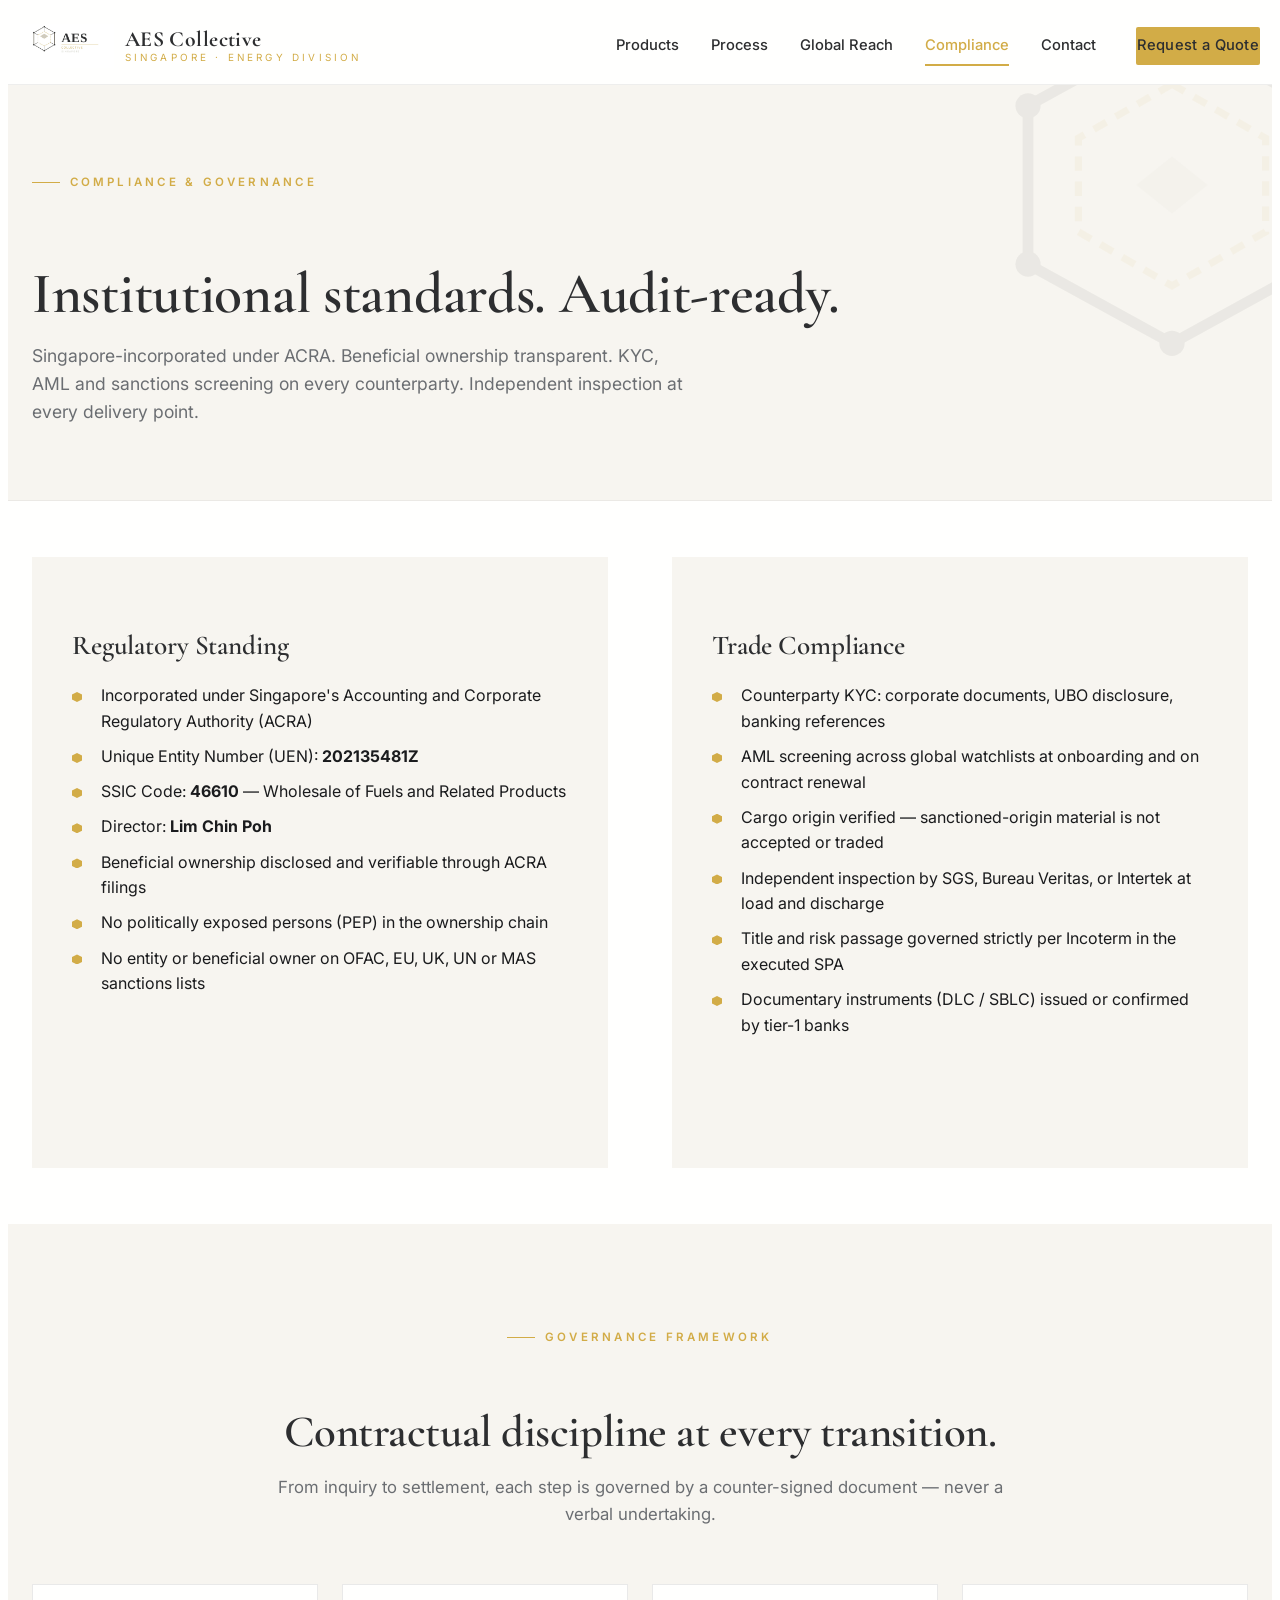
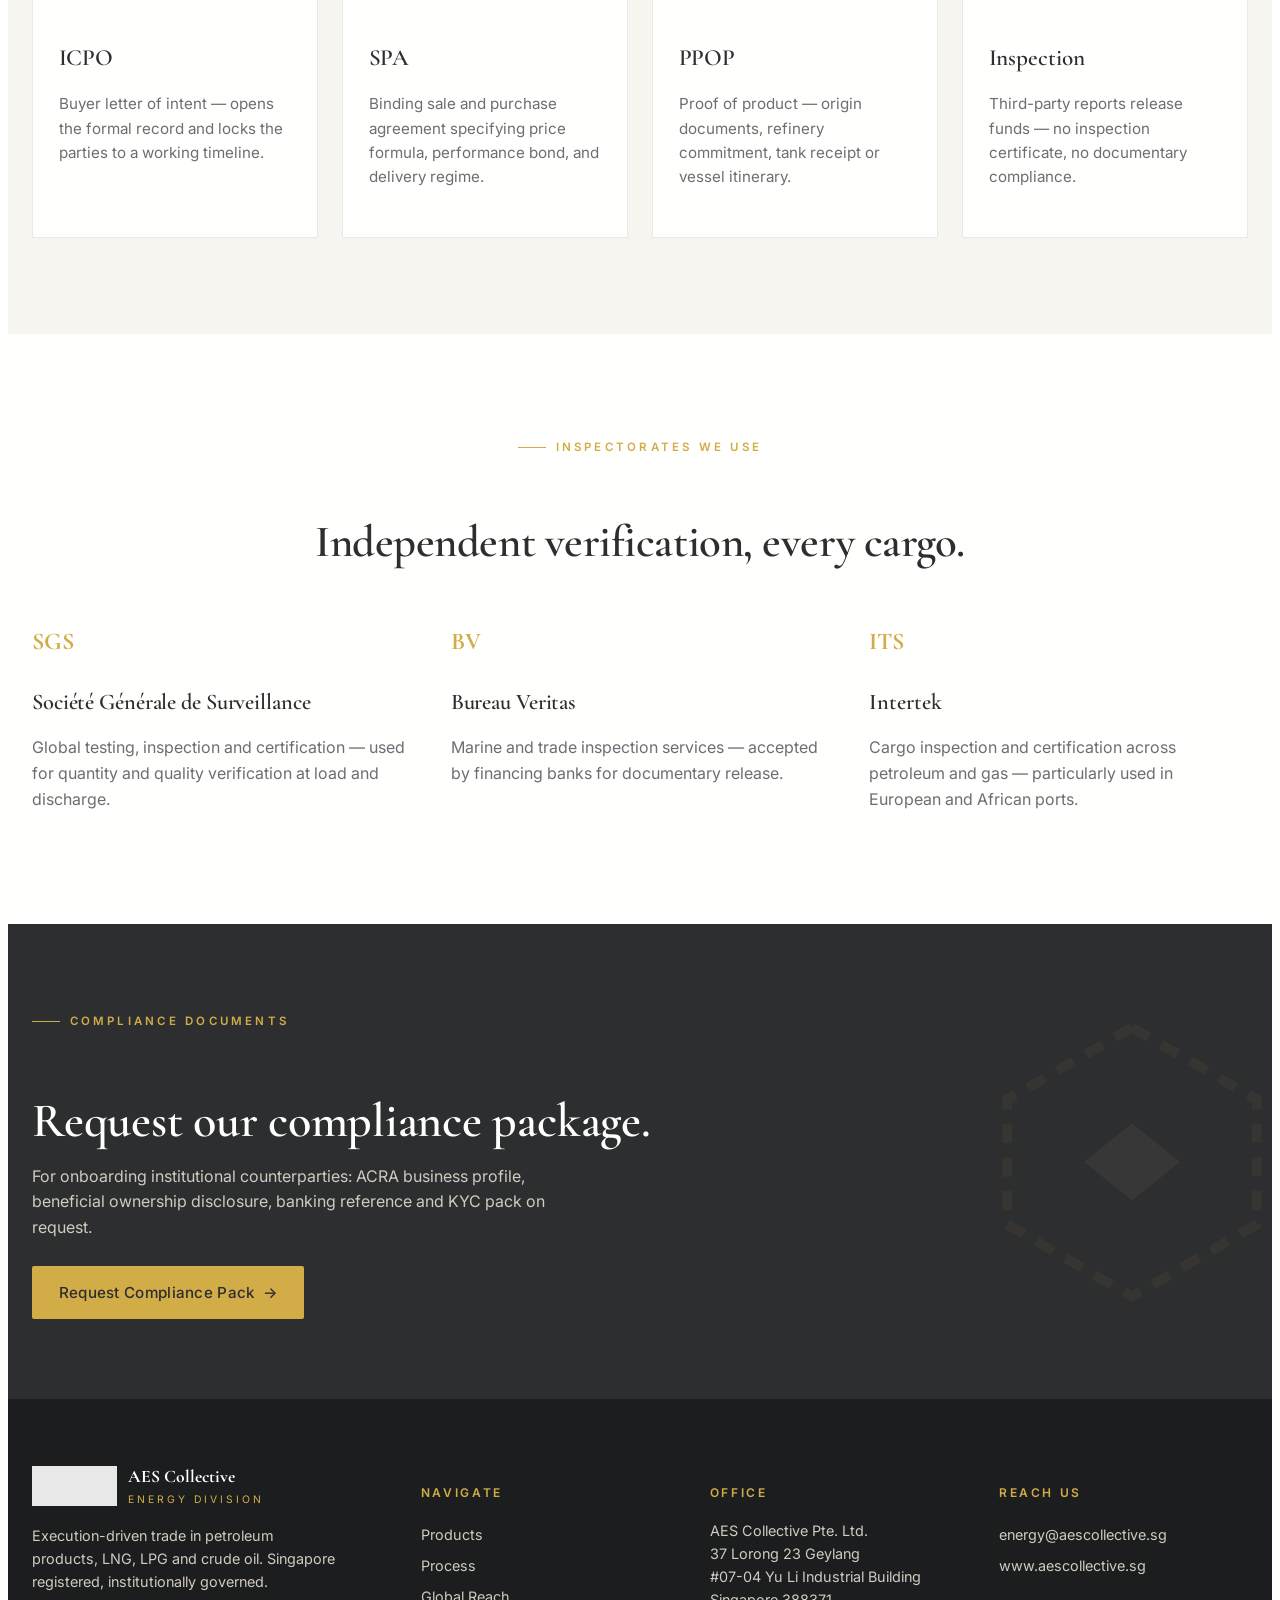
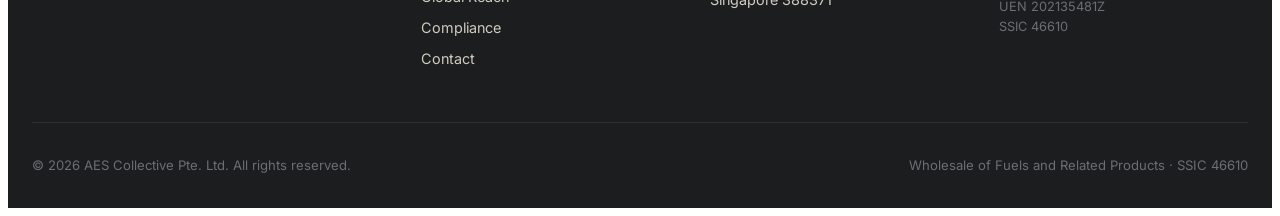
<file: compliance.html>
<!DOCTYPE html>
<html lang="en">
<head>
  <meta charset="UTF-8"/>
  <meta name="viewport" content="width=device-width, initial-scale=1.0"/>
  <title>Compliance &amp; Governance — ACRA · KYC/AML · SGS/BV | AES Collective</title>
  <meta name="description" content="AES Collective is ACRA-registered with full KYC/AML compliance, no PEP exposure, sanctions screening, and SGS/BV/Intertek inspection at every delivery point."/>
  <link rel="icon" type="image/svg+xml" href="assets/img/favicon.svg"/>
  <link rel="stylesheet" href="assets/css/site.css"/>
</head>
<body>

<!-- @partial:header -->
<header class="site-header">
  <div class="wrap nav-row">
    <a href="index.html" class="brand" aria-label="AES Collective — Home">
      <img src="assets/img/logo.png" alt="" class="brand-mark"/>
      <span class="brand-text">
        <span class="b1">AES Collective</span>
        <span class="b2">Singapore · Energy Division</span>
      </span>
    </a>
    <button class="nav-toggle" aria-expanded="false" aria-controls="primary-nav" aria-label="Toggle navigation"><span></span></button>
    <nav class="nav-links" id="primary-nav" aria-label="Primary">
      <a href="products.html" data-nav="products">Products</a>
      <a href="process.html" data-nav="process">Process</a>
      <a href="reach.html" data-nav="reach">Global Reach</a>
      <a href="compliance.html" class="active" data-nav="compliance">Compliance</a>
      <a href="contact.html" data-nav="contact">Contact</a>
      <a href="mailto:energy@aescollective.sg?subject=Inquiry%20%E2%80%94%20AES%20Collective" class="btn btn-primary nav-cta">Request a Quote</a>
    </nav>
  </div>
</header>
<!-- @endpartial -->

<main>
  <section class="sub-hero">
    <div class="wrap">
      <span class="eyebrow">Compliance &amp; Governance</span>
      <h1 class="font-serif">Institutional standards. Audit-ready.</h1>
      <p>Singapore-incorporated under ACRA. Beneficial ownership transparent. KYC, AML and sanctions screening on every counterparty. Independent inspection at every delivery point.</p>
    </div>
  </section>

  <section class="section">
    <div class="wrap">
      <div class="two-col">
        <div class="comp-block reveal">
          <h3 class="font-serif">Regulatory Standing</h3>
          <ul class="hex-list">
            <li>Incorporated under Singapore's Accounting and Corporate Regulatory Authority (ACRA)</li>
            <li>Unique Entity Number (UEN): <strong>202135481Z</strong></li>
            <li>SSIC Code: <strong>46610</strong> — Wholesale of Fuels and Related Products</li>
            <li>Director: <strong>Lim Chin Poh</strong></li>
            <li>Beneficial ownership disclosed and verifiable through ACRA filings</li>
            <li>No politically exposed persons (PEP) in the ownership chain</li>
            <li>No entity or beneficial owner on OFAC, EU, UK, UN or MAS sanctions lists</li>
          </ul>
        </div>
        <div class="comp-block reveal">
          <h3 class="font-serif">Trade Compliance</h3>
          <ul class="hex-list">
            <li>Counterparty KYC: corporate documents, UBO disclosure, banking references</li>
            <li>AML screening across global watchlists at onboarding and on contract renewal</li>
            <li>Cargo origin verified — sanctioned-origin material is not accepted or traded</li>
            <li>Independent inspection by SGS, Bureau Veritas, or Intertek at load and discharge</li>
            <li>Title and risk passage governed strictly per Incoterm in the executed SPA</li>
            <li>Documentary instruments (DLC / SBLC) issued or confirmed by tier-1 banks</li>
          </ul>
        </div>
      </div>
    </div>
  </section>

  <section class="section bg-alt">
    <div class="wrap">
      <div class="section-head reveal">
        <span class="eyebrow">Governance Framework</span>
        <h2>Contractual discipline at every transition.</h2>
        <p>From inquiry to settlement, each step is governed by a counter-signed document — never a verbal undertaking.</p>
      </div>
      <div class="card-grid">
        <div class="card reveal">
          <h3 class="font-serif">ICPO</h3>
          <p>Buyer letter of intent — opens the formal record and locks the parties to a working timeline.</p>
        </div>
        <div class="card reveal">
          <h3 class="font-serif">SPA</h3>
          <p>Binding sale and purchase agreement specifying price formula, performance bond, and delivery regime.</p>
        </div>
        <div class="card reveal">
          <h3 class="font-serif">PPOP</h3>
          <p>Proof of product — origin documents, refinery commitment, tank receipt or vessel itinerary.</p>
        </div>
        <div class="card reveal">
          <h3 class="font-serif">Inspection</h3>
          <p>Third-party reports release funds — no inspection certificate, no documentary compliance.</p>
        </div>
      </div>
    </div>
  </section>

  <section class="section">
    <div class="wrap">
      <div class="section-head reveal">
        <span class="eyebrow">Inspectorates we use</span>
        <h2>Independent verification, every cargo.</h2>
      </div>
      <div class="why-grid">
        <div class="why-cell reveal">
          <span class="num-tag">SGS</span>
          <h3 class="font-serif">Société Générale de Surveillance</h3>
          <p>Global testing, inspection and certification — used for quantity and quality verification at load and discharge.</p>
        </div>
        <div class="why-cell reveal">
          <span class="num-tag">BV</span>
          <h3 class="font-serif">Bureau Veritas</h3>
          <p>Marine and trade inspection services — accepted by financing banks for documentary release.</p>
        </div>
        <div class="why-cell reveal">
          <span class="num-tag">ITS</span>
          <h3 class="font-serif">Intertek</h3>
          <p>Cargo inspection and certification across petroleum and gas — particularly used in European and African ports.</p>
        </div>
      </div>
    </div>
  </section>

  <section class="cta-band">
    <div class="wrap">
      <span class="eyebrow" style="color:var(--gold);">Compliance Documents</span>
      <h2 class="font-serif">Request our compliance package.</h2>
      <p>For onboarding institutional counterparties: ACRA business profile, beneficial ownership disclosure, banking reference and KYC pack on request.</p>
      <a href="mailto:energy@aescollective.sg?subject=Compliance%20Pack%20Request" class="btn btn-primary">Request Compliance Pack <span class="arrow">→</span></a>
    </div>
  </section>
</main>

<!-- @partial:footer -->
<footer class="site-footer">
  <div class="wrap">
    <div class="foot-grid">
      <div>
        <div class="foot-brand">
          <img src="assets/img/logo.png" alt="AES Collective"/>
          <div>
            <div style="font-family:'Cormorant Garamond',serif;font-weight:700;font-size:1.1rem;color:#FFFFFE;">AES Collective</div>
            <div style="font-size:0.65rem;letter-spacing:0.28em;color:#D2AC47;text-transform:uppercase;">Energy Division</div>
          </div>
        </div>
        <p style="max-width:34ch;">Execution-driven trade in petroleum products, LNG, LPG and crude oil. Singapore registered, institutionally governed.</p>
      </div>
      <div>
        <h5>Navigate</h5>
        <a href="products.html">Products</a>
        <a href="process.html">Process</a>
        <a href="reach.html">Global Reach</a>
        <a href="compliance.html">Compliance</a>
        <a href="contact.html">Contact</a>
      </div>
      <div>
        <h5>Office</h5>
        <p style="margin:0;">AES Collective Pte. Ltd.<br/>37 Lorong 23 Geylang<br/>#07-04 Yu Li Industrial Building<br/>Singapore 388371</p>
      </div>
      <div>
        <h5>Reach Us</h5>
        <a href="mailto:energy@aescollective.sg">energy@aescollective.sg</a>
        <a href="https://www.aescollective.sg" target="_blank" rel="noopener">www.aescollective.sg</a>
        <p style="margin-top:1rem;font-size:0.8rem;color:#6B6E72;">UEN 202135481Z<br/>SSIC 46610</p>
      </div>
    </div>
    <div class="foot-bottom">
      <div>© <span data-year>2026</span> AES Collective Pte. Ltd. All rights reserved.</div>
      <div>Wholesale of Fuels and Related Products · SSIC 46610</div>
    </div>
  </div>
</footer>
<!-- @endpartial -->

<script src="assets/js/site.js"></script>
</body>
</html>
</file>
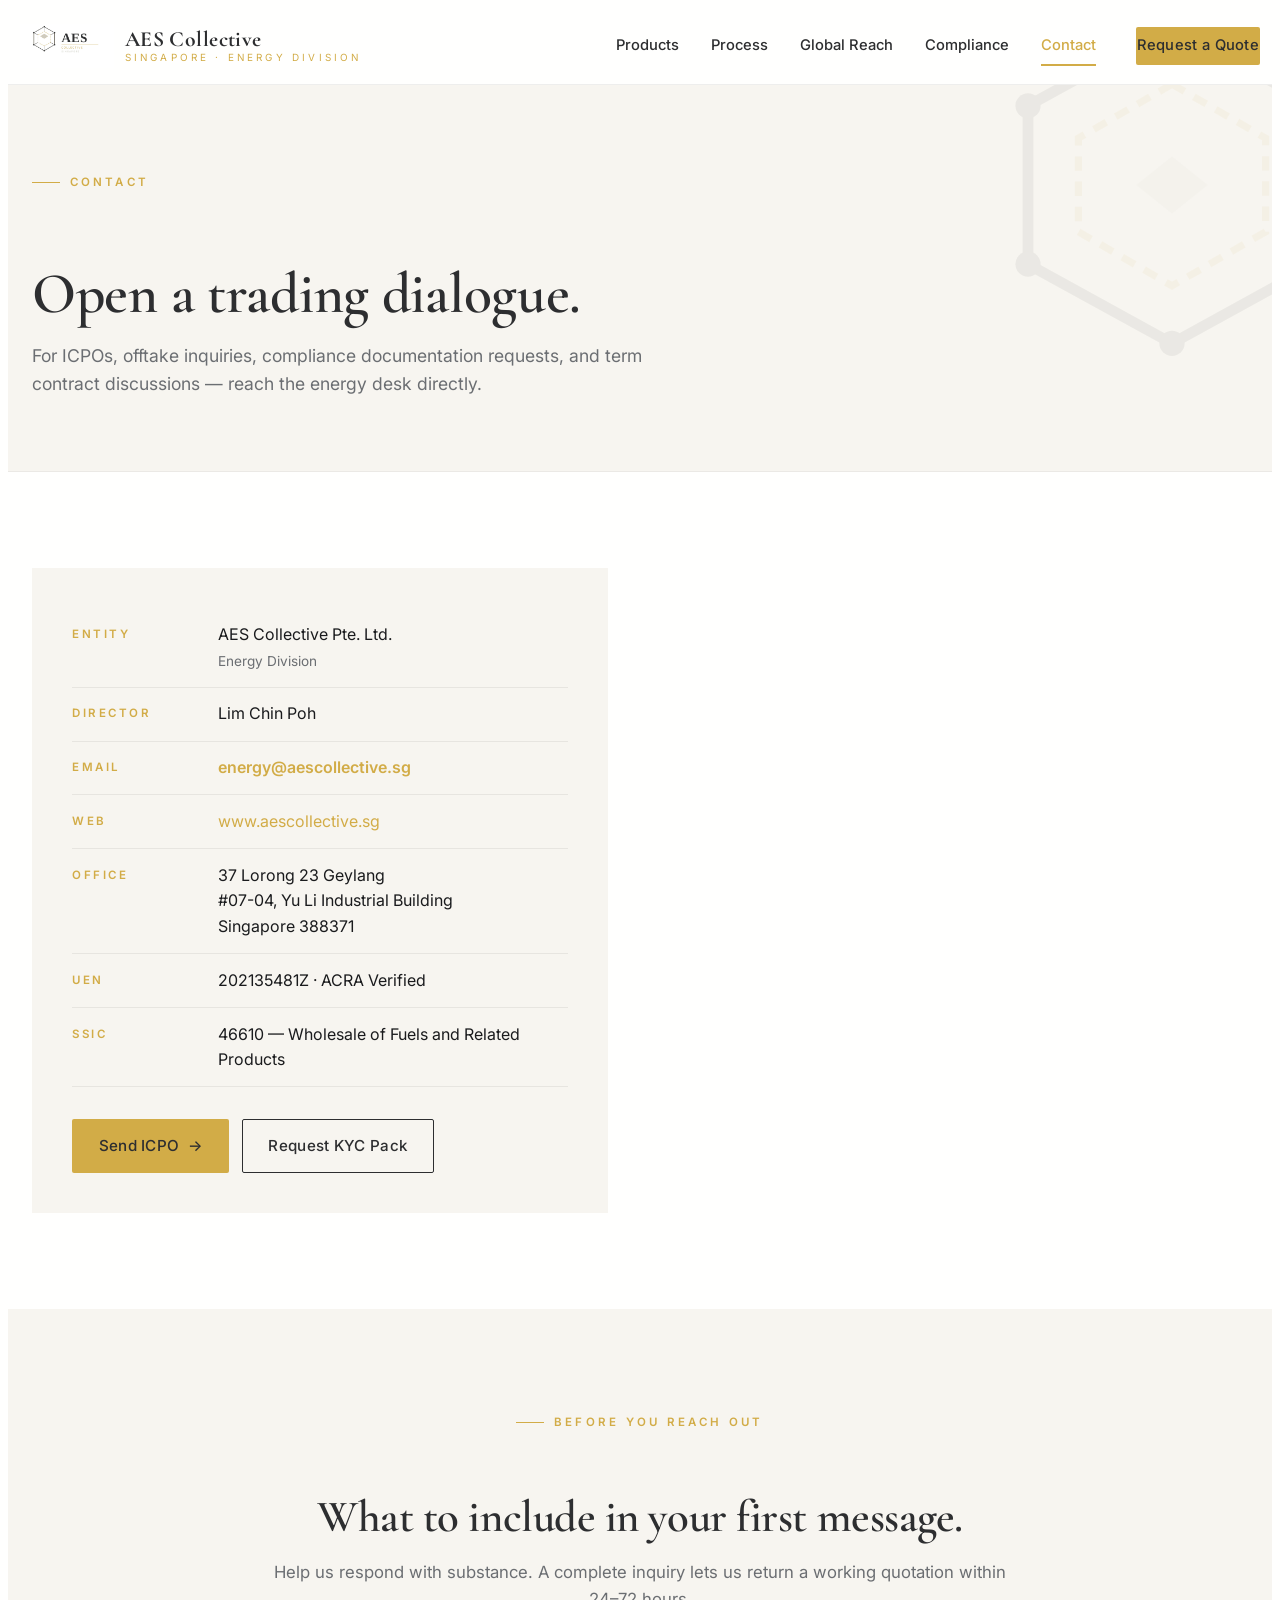
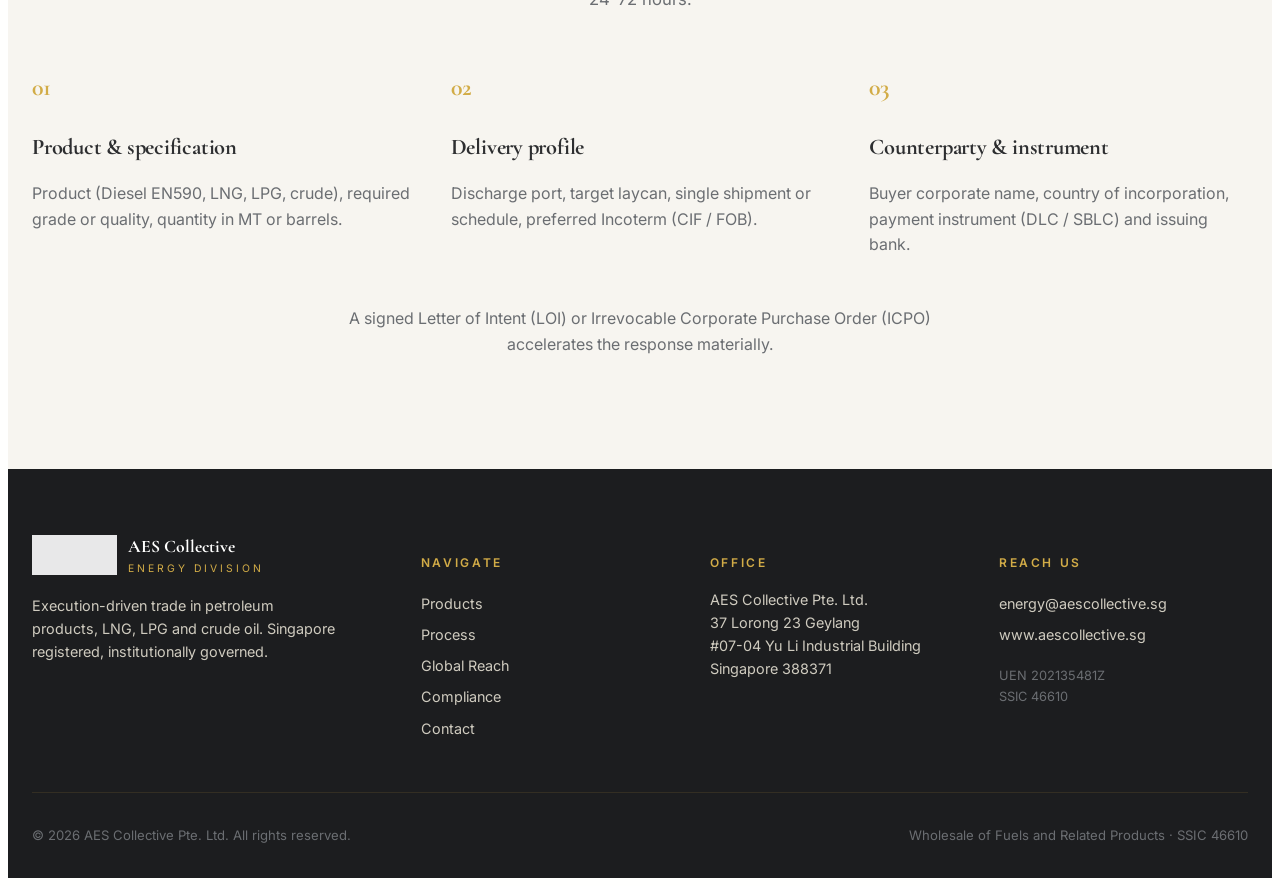
<file: contact.html>
<!DOCTYPE html>
<html lang="en">
<head>
  <meta charset="UTF-8"/>
  <meta name="viewport" content="width=device-width, initial-scale=1.0"/>
  <title>Contact — AES Collective | Singapore Energy Trading</title>
  <meta name="description" content="Contact AES Collective Pte. Ltd. in Singapore for energy trading inquiries. Office at 37 Lorong 23 Geylang. Email energy@aescollective.sg."/>
  <link rel="icon" type="image/svg+xml" href="assets/img/favicon.svg"/>
  <link rel="stylesheet" href="assets/css/site.css"/>
</head>
<body>

<!-- @partial:header -->
<header class="site-header">
  <div class="wrap nav-row">
    <a href="index.html" class="brand" aria-label="AES Collective — Home">
      <img src="assets/img/logo.png" alt="" class="brand-mark"/>
      <span class="brand-text">
        <span class="b1">AES Collective</span>
        <span class="b2">Singapore · Energy Division</span>
      </span>
    </a>
    <button class="nav-toggle" aria-expanded="false" aria-controls="primary-nav" aria-label="Toggle navigation"><span></span></button>
    <nav class="nav-links" id="primary-nav" aria-label="Primary">
      <a href="products.html" data-nav="products">Products</a>
      <a href="process.html" data-nav="process">Process</a>
      <a href="reach.html" data-nav="reach">Global Reach</a>
      <a href="compliance.html" data-nav="compliance">Compliance</a>
      <a href="contact.html" class="active" data-nav="contact">Contact</a>
      <a href="mailto:energy@aescollective.sg?subject=Inquiry%20%E2%80%94%20AES%20Collective" class="btn btn-primary nav-cta">Request a Quote</a>
    </nav>
  </div>
</header>
<!-- @endpartial -->

<main>
  <section class="sub-hero">
    <div class="wrap">
      <span class="eyebrow">Contact</span>
      <h1 class="font-serif">Open a trading dialogue.</h1>
      <p>For ICPOs, offtake inquiries, compliance documentation requests, and term contract discussions — reach the energy desk directly.</p>
    </div>
  </section>

  <section class="section">
    <div class="wrap">
      <div class="two-col" style="align-items:stretch;">
        <div class="contact-block reveal">
          <div class="row">
            <div class="label">Entity</div>
            <div class="val">AES Collective Pte. Ltd.<br/><span class="muted" style="font-size:0.85rem;">Energy Division</span></div>
          </div>
          <div class="row">
            <div class="label">Director</div>
            <div class="val">Lim Chin Poh</div>
          </div>
          <div class="row">
            <div class="label">Email</div>
            <div class="val"><a href="mailto:energy@aescollective.sg" style="color:var(--gold);font-weight:600;">energy@aescollective.sg</a></div>
          </div>
          <div class="row">
            <div class="label">Web</div>
            <div class="val"><a href="https://www.aescollective.sg" target="_blank" rel="noopener" style="color:var(--gold);">www.aescollective.sg</a></div>
          </div>
          <div class="row">
            <div class="label">Office</div>
            <div class="val">37 Lorong 23 Geylang<br/>#07-04, Yu Li Industrial Building<br/>Singapore 388371</div>
          </div>
          <div class="row">
            <div class="label">UEN</div>
            <div class="val">202135481Z · ACRA Verified</div>
          </div>
          <div class="row">
            <div class="label">SSIC</div>
            <div class="val">46610 — Wholesale of Fuels and Related Products</div>
          </div>
          <div style="margin-top:2rem;display:flex;flex-wrap:wrap;gap:0.8rem;">
            <a href="mailto:energy@aescollective.sg?subject=ICPO%20Submission" class="btn btn-primary">Send ICPO <span class="arrow">→</span></a>
            <a href="mailto:energy@aescollective.sg?subject=Compliance%20Pack%20Request" class="btn btn-outline">Request KYC Pack</a>
          </div>
        </div>
        <div class="reveal" style="display:flex;">
          <iframe class="map-iframe" src="https://www.google.com/maps?q=37+Lorong+23+Geylang+%2307-04+Yu+Li+Industrial+Building+Singapore+388371&output=embed" loading="lazy" referrerpolicy="no-referrer-when-downgrade" title="Map of AES Collective office in Singapore"></iframe>
        </div>
      </div>
    </div>
  </section>

  <section class="section bg-alt">
    <div class="wrap">
      <div class="section-head reveal">
        <span class="eyebrow">Before You Reach Out</span>
        <h2>What to include in your first message.</h2>
        <p>Help us respond with substance. A complete inquiry lets us return a working quotation within 24–72 hours.</p>
      </div>
      <div class="why-grid">
        <div class="why-cell reveal">
          <span class="num-tag">01</span>
          <h3>Product &amp; specification</h3>
          <p>Product (Diesel EN590, LNG, LPG, crude), required grade or quality, quantity in MT or barrels.</p>
        </div>
        <div class="why-cell reveal">
          <span class="num-tag">02</span>
          <h3>Delivery profile</h3>
          <p>Discharge port, target laycan, single shipment or schedule, preferred Incoterm (CIF / FOB).</p>
        </div>
        <div class="why-cell reveal">
          <span class="num-tag">03</span>
          <h3>Counterparty &amp; instrument</h3>
          <p>Buyer corporate name, country of incorporation, payment instrument (DLC / SBLC) and issuing bank.</p>
        </div>
      </div>
      <p class="muted" style="text-align:center;margin-top:2rem;max-width:640px;margin-left:auto;margin-right:auto;">A signed Letter of Intent (LOI) or Irrevocable Corporate Purchase Order (ICPO) accelerates the response materially.</p>
    </div>
  </section>
</main>

<!-- @partial:footer -->
<footer class="site-footer">
  <div class="wrap">
    <div class="foot-grid">
      <div>
        <div class="foot-brand">
          <img src="assets/img/logo.png" alt="AES Collective"/>
          <div>
            <div style="font-family:'Cormorant Garamond',serif;font-weight:700;font-size:1.1rem;color:#FFFFFE;">AES Collective</div>
            <div style="font-size:0.65rem;letter-spacing:0.28em;color:#D2AC47;text-transform:uppercase;">Energy Division</div>
          </div>
        </div>
        <p style="max-width:34ch;">Execution-driven trade in petroleum products, LNG, LPG and crude oil. Singapore registered, institutionally governed.</p>
      </div>
      <div>
        <h5>Navigate</h5>
        <a href="products.html">Products</a>
        <a href="process.html">Process</a>
        <a href="reach.html">Global Reach</a>
        <a href="compliance.html">Compliance</a>
        <a href="contact.html">Contact</a>
      </div>
      <div>
        <h5>Office</h5>
        <p style="margin:0;">AES Collective Pte. Ltd.<br/>37 Lorong 23 Geylang<br/>#07-04 Yu Li Industrial Building<br/>Singapore 388371</p>
      </div>
      <div>
        <h5>Reach Us</h5>
        <a href="mailto:energy@aescollective.sg">energy@aescollective.sg</a>
        <a href="https://www.aescollective.sg" target="_blank" rel="noopener">www.aescollective.sg</a>
        <p style="margin-top:1rem;font-size:0.8rem;color:#6B6E72;">UEN 202135481Z<br/>SSIC 46610</p>
      </div>
    </div>
    <div class="foot-bottom">
      <div>© <span data-year>2026</span> AES Collective Pte. Ltd. All rights reserved.</div>
      <div>Wholesale of Fuels and Related Products · SSIC 46610</div>
    </div>
  </div>
</footer>
<!-- @endpartial -->

<script src="assets/js/site.js"></script>
</body>
</html>
</file>
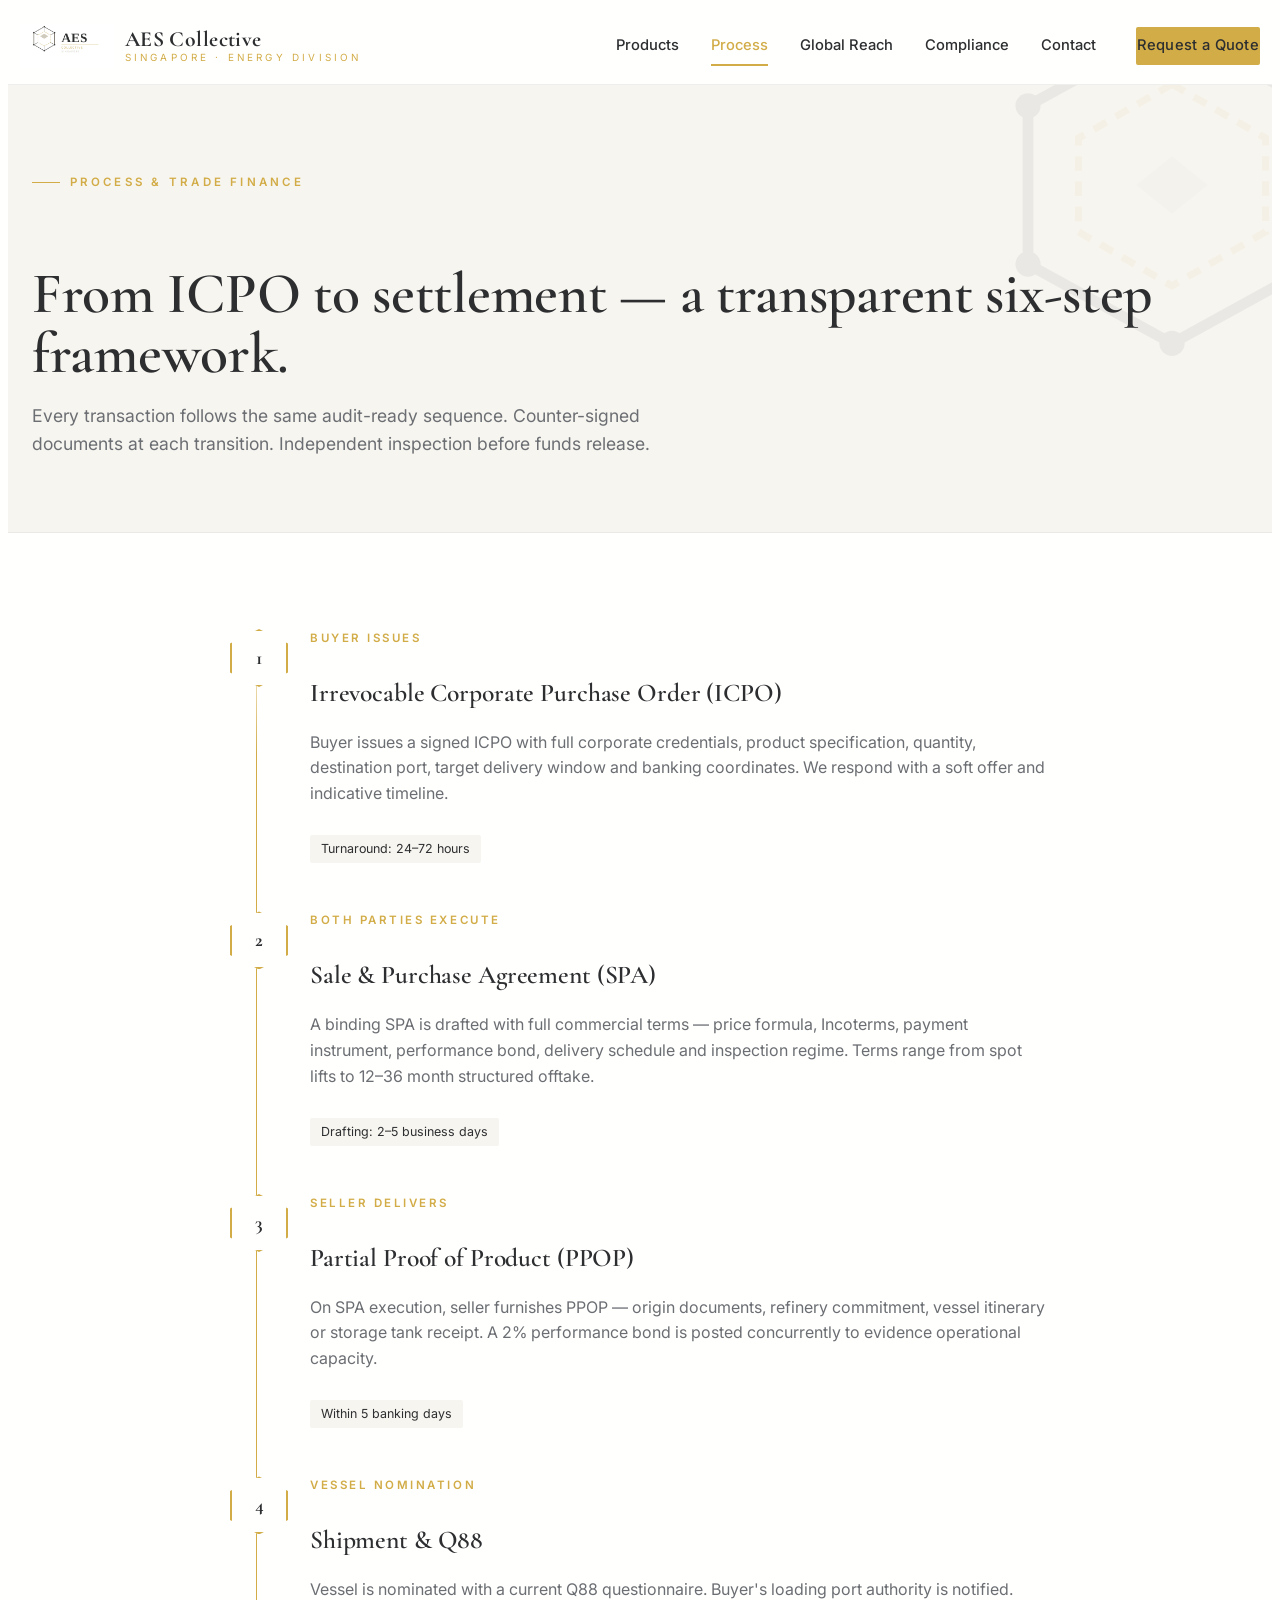
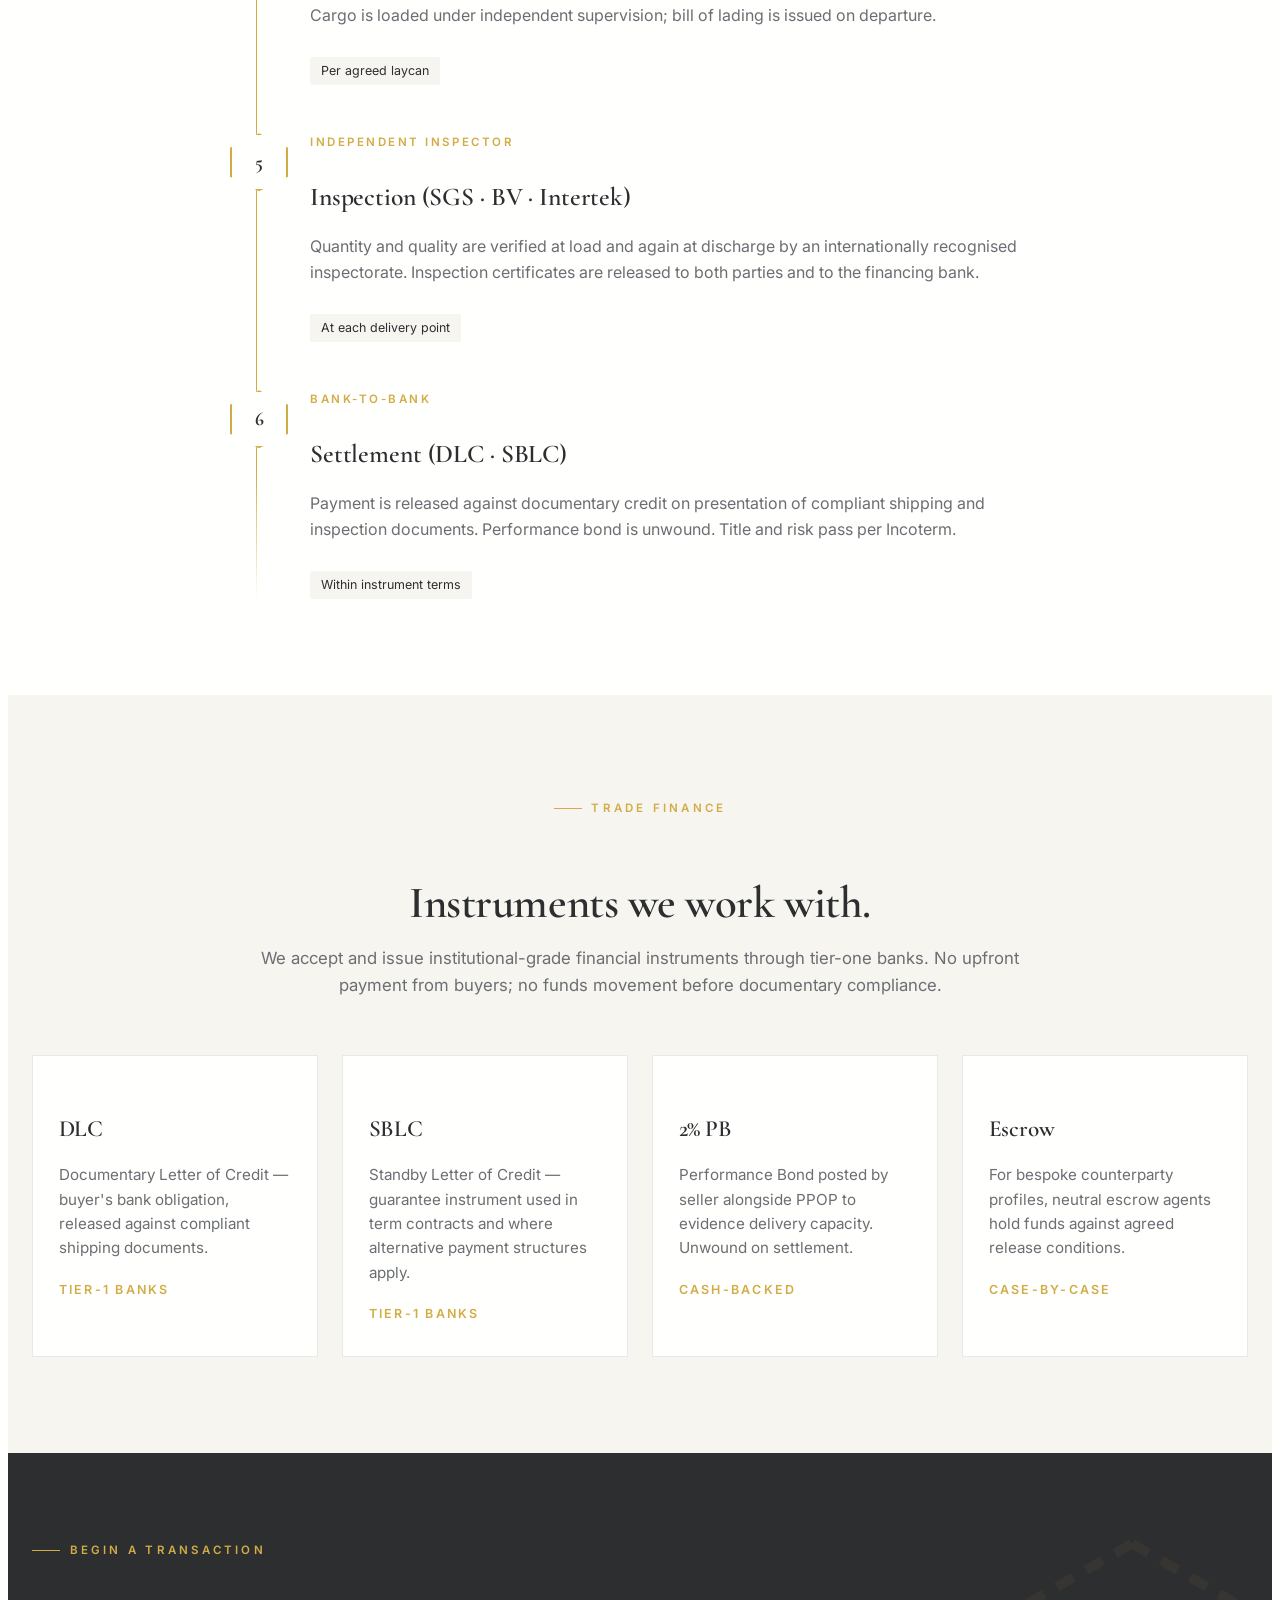
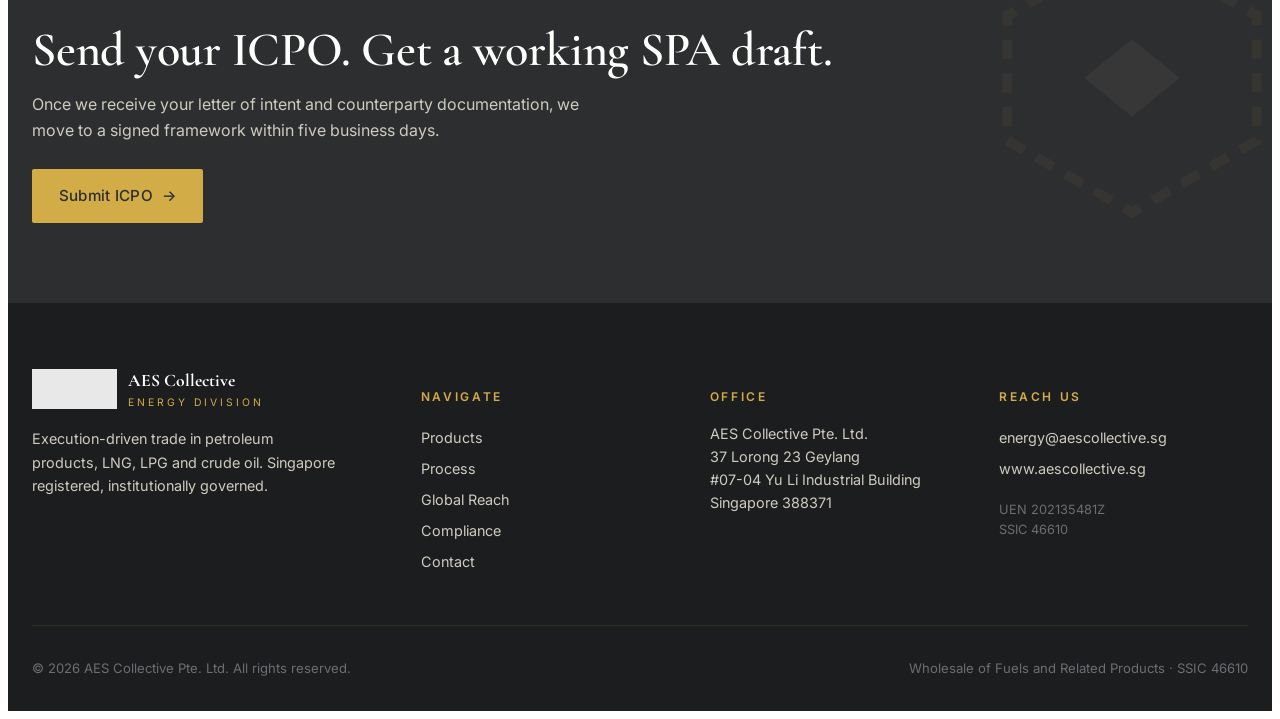
<file: process.html>
<!DOCTYPE html>
<html lang="en">
<head>
  <meta charset="UTF-8"/>
  <meta name="viewport" content="width=device-width, initial-scale=1.0"/>
  <title>Process &amp; Trade Finance — Six-Step Settlement Framework | AES Collective</title>
  <meta name="description" content="AES Collective's six-step transparent settlement framework: ICPO, SPA, PPOP, shipment, inspection, settlement. Trade finance under DLC/SBLC with 2% performance bond."/>
  <link rel="icon" type="image/svg+xml" href="assets/img/favicon.svg"/>
  <link rel="stylesheet" href="assets/css/site.css"/>
</head>
<body>

<!-- @partial:header -->
<header class="site-header">
  <div class="wrap nav-row">
    <a href="index.html" class="brand" aria-label="AES Collective — Home">
      <img src="assets/img/logo.png" alt="" class="brand-mark"/>
      <span class="brand-text">
        <span class="b1">AES Collective</span>
        <span class="b2">Singapore · Energy Division</span>
      </span>
    </a>
    <button class="nav-toggle" aria-expanded="false" aria-controls="primary-nav" aria-label="Toggle navigation"><span></span></button>
    <nav class="nav-links" id="primary-nav" aria-label="Primary">
      <a href="products.html" data-nav="products">Products</a>
      <a href="process.html" class="active" data-nav="process">Process</a>
      <a href="reach.html" data-nav="reach">Global Reach</a>
      <a href="compliance.html" data-nav="compliance">Compliance</a>
      <a href="contact.html" data-nav="contact">Contact</a>
      <a href="mailto:energy@aescollective.sg?subject=Inquiry%20%E2%80%94%20AES%20Collective" class="btn btn-primary nav-cta">Request a Quote</a>
    </nav>
  </div>
</header>
<!-- @endpartial -->

<main>
  <section class="sub-hero">
    <div class="wrap">
      <span class="eyebrow">Process &amp; Trade Finance</span>
      <h1 class="font-serif">From ICPO to settlement — a transparent six-step framework.</h1>
      <p>Every transaction follows the same audit-ready sequence. Counter-signed documents at each transition. Independent inspection before funds release.</p>
    </div>
  </section>

  <section class="section">
    <div class="wrap">
      <div class="timeline">

        <div class="tl-step reveal">
          <div class="node">1</div>
          <div class="who">Buyer issues</div>
          <h3 class="font-serif">Irrevocable Corporate Purchase Order (ICPO)</h3>
          <p>Buyer issues a signed ICPO with full corporate credentials, product specification, quantity, destination port, target delivery window and banking coordinates. We respond with a soft offer and indicative timeline.</p>
          <span class="dur">Turnaround: 24–72 hours</span>
        </div>

        <div class="tl-step reveal">
          <div class="node">2</div>
          <div class="who">Both parties execute</div>
          <h3 class="font-serif">Sale &amp; Purchase Agreement (SPA)</h3>
          <p>A binding SPA is drafted with full commercial terms — price formula, Incoterms, payment instrument, performance bond, delivery schedule and inspection regime. Terms range from spot lifts to 12–36 month structured offtake.</p>
          <span class="dur">Drafting: 2–5 business days</span>
        </div>

        <div class="tl-step reveal">
          <div class="node">3</div>
          <div class="who">Seller delivers</div>
          <h3 class="font-serif">Partial Proof of Product (PPOP)</h3>
          <p>On SPA execution, seller furnishes PPOP — origin documents, refinery commitment, vessel itinerary or storage tank receipt. A 2% performance bond is posted concurrently to evidence operational capacity.</p>
          <span class="dur">Within 5 banking days</span>
        </div>

        <div class="tl-step reveal">
          <div class="node">4</div>
          <div class="who">Vessel nomination</div>
          <h3 class="font-serif">Shipment &amp; Q88</h3>
          <p>Vessel is nominated with a current Q88 questionnaire. Buyer's loading port authority is notified. Cargo is loaded under independent supervision; bill of lading is issued on departure.</p>
          <span class="dur">Per agreed laycan</span>
        </div>

        <div class="tl-step reveal">
          <div class="node">5</div>
          <div class="who">Independent inspector</div>
          <h3 class="font-serif">Inspection (SGS · BV · Intertek)</h3>
          <p>Quantity and quality are verified at load and again at discharge by an internationally recognised inspectorate. Inspection certificates are released to both parties and to the financing bank.</p>
          <span class="dur">At each delivery point</span>
        </div>

        <div class="tl-step reveal">
          <div class="node">6</div>
          <div class="who">Bank-to-bank</div>
          <h3 class="font-serif">Settlement (DLC · SBLC)</h3>
          <p>Payment is released against documentary credit on presentation of compliant shipping and inspection documents. Performance bond is unwound. Title and risk pass per Incoterm.</p>
          <span class="dur">Within instrument terms</span>
        </div>

      </div>
    </div>
  </section>

  <section class="section bg-alt">
    <div class="wrap">
      <div class="section-head reveal">
        <span class="eyebrow">Trade Finance</span>
        <h2>Instruments we work with.</h2>
        <p>We accept and issue institutional-grade financial instruments through tier-one banks. No upfront payment from buyers; no funds movement before documentary compliance.</p>
      </div>
      <div class="card-grid">
        <div class="card reveal">
          <h3 class="font-serif">DLC</h3>
          <p>Documentary Letter of Credit — buyer's bank obligation, released against compliant shipping documents.</p>
          <div class="meta">Tier-1 banks</div>
        </div>
        <div class="card reveal">
          <h3 class="font-serif">SBLC</h3>
          <p>Standby Letter of Credit — guarantee instrument used in term contracts and where alternative payment structures apply.</p>
          <div class="meta">Tier-1 banks</div>
        </div>
        <div class="card reveal">
          <h3 class="font-serif">2% PB</h3>
          <p>Performance Bond posted by seller alongside PPOP to evidence delivery capacity. Unwound on settlement.</p>
          <div class="meta">Cash-backed</div>
        </div>
        <div class="card reveal">
          <h3 class="font-serif">Escrow</h3>
          <p>For bespoke counterparty profiles, neutral escrow agents hold funds against agreed release conditions.</p>
          <div class="meta">Case-by-case</div>
        </div>
      </div>
    </div>
  </section>

  <section class="cta-band">
    <div class="wrap">
      <span class="eyebrow" style="color:var(--gold);">Begin a Transaction</span>
      <h2 class="font-serif">Send your ICPO. Get a working SPA draft.</h2>
      <p>Once we receive your letter of intent and counterparty documentation, we move to a signed framework within five business days.</p>
      <a href="mailto:energy@aescollective.sg?subject=ICPO%20Submission" class="btn btn-primary">Submit ICPO <span class="arrow">→</span></a>
    </div>
  </section>
</main>

<!-- @partial:footer -->
<footer class="site-footer">
  <div class="wrap">
    <div class="foot-grid">
      <div>
        <div class="foot-brand">
          <img src="assets/img/logo.png" alt="AES Collective"/>
          <div>
            <div style="font-family:'Cormorant Garamond',serif;font-weight:700;font-size:1.1rem;color:#FFFFFE;">AES Collective</div>
            <div style="font-size:0.65rem;letter-spacing:0.28em;color:#D2AC47;text-transform:uppercase;">Energy Division</div>
          </div>
        </div>
        <p style="max-width:34ch;">Execution-driven trade in petroleum products, LNG, LPG and crude oil. Singapore registered, institutionally governed.</p>
      </div>
      <div>
        <h5>Navigate</h5>
        <a href="products.html">Products</a>
        <a href="process.html">Process</a>
        <a href="reach.html">Global Reach</a>
        <a href="compliance.html">Compliance</a>
        <a href="contact.html">Contact</a>
      </div>
      <div>
        <h5>Office</h5>
        <p style="margin:0;">AES Collective Pte. Ltd.<br/>37 Lorong 23 Geylang<br/>#07-04 Yu Li Industrial Building<br/>Singapore 388371</p>
      </div>
      <div>
        <h5>Reach Us</h5>
        <a href="mailto:energy@aescollective.sg">energy@aescollective.sg</a>
        <a href="https://www.aescollective.sg" target="_blank" rel="noopener">www.aescollective.sg</a>
        <p style="margin-top:1rem;font-size:0.8rem;color:#6B6E72;">UEN 202135481Z<br/>SSIC 46610</p>
      </div>
    </div>
    <div class="foot-bottom">
      <div>© <span data-year>2026</span> AES Collective Pte. Ltd. All rights reserved.</div>
      <div>Wholesale of Fuels and Related Products · SSIC 46610</div>
    </div>
  </div>
</footer>
<!-- @endpartial -->

<script src="assets/js/site.js"></script>
</body>
</html>
</file>
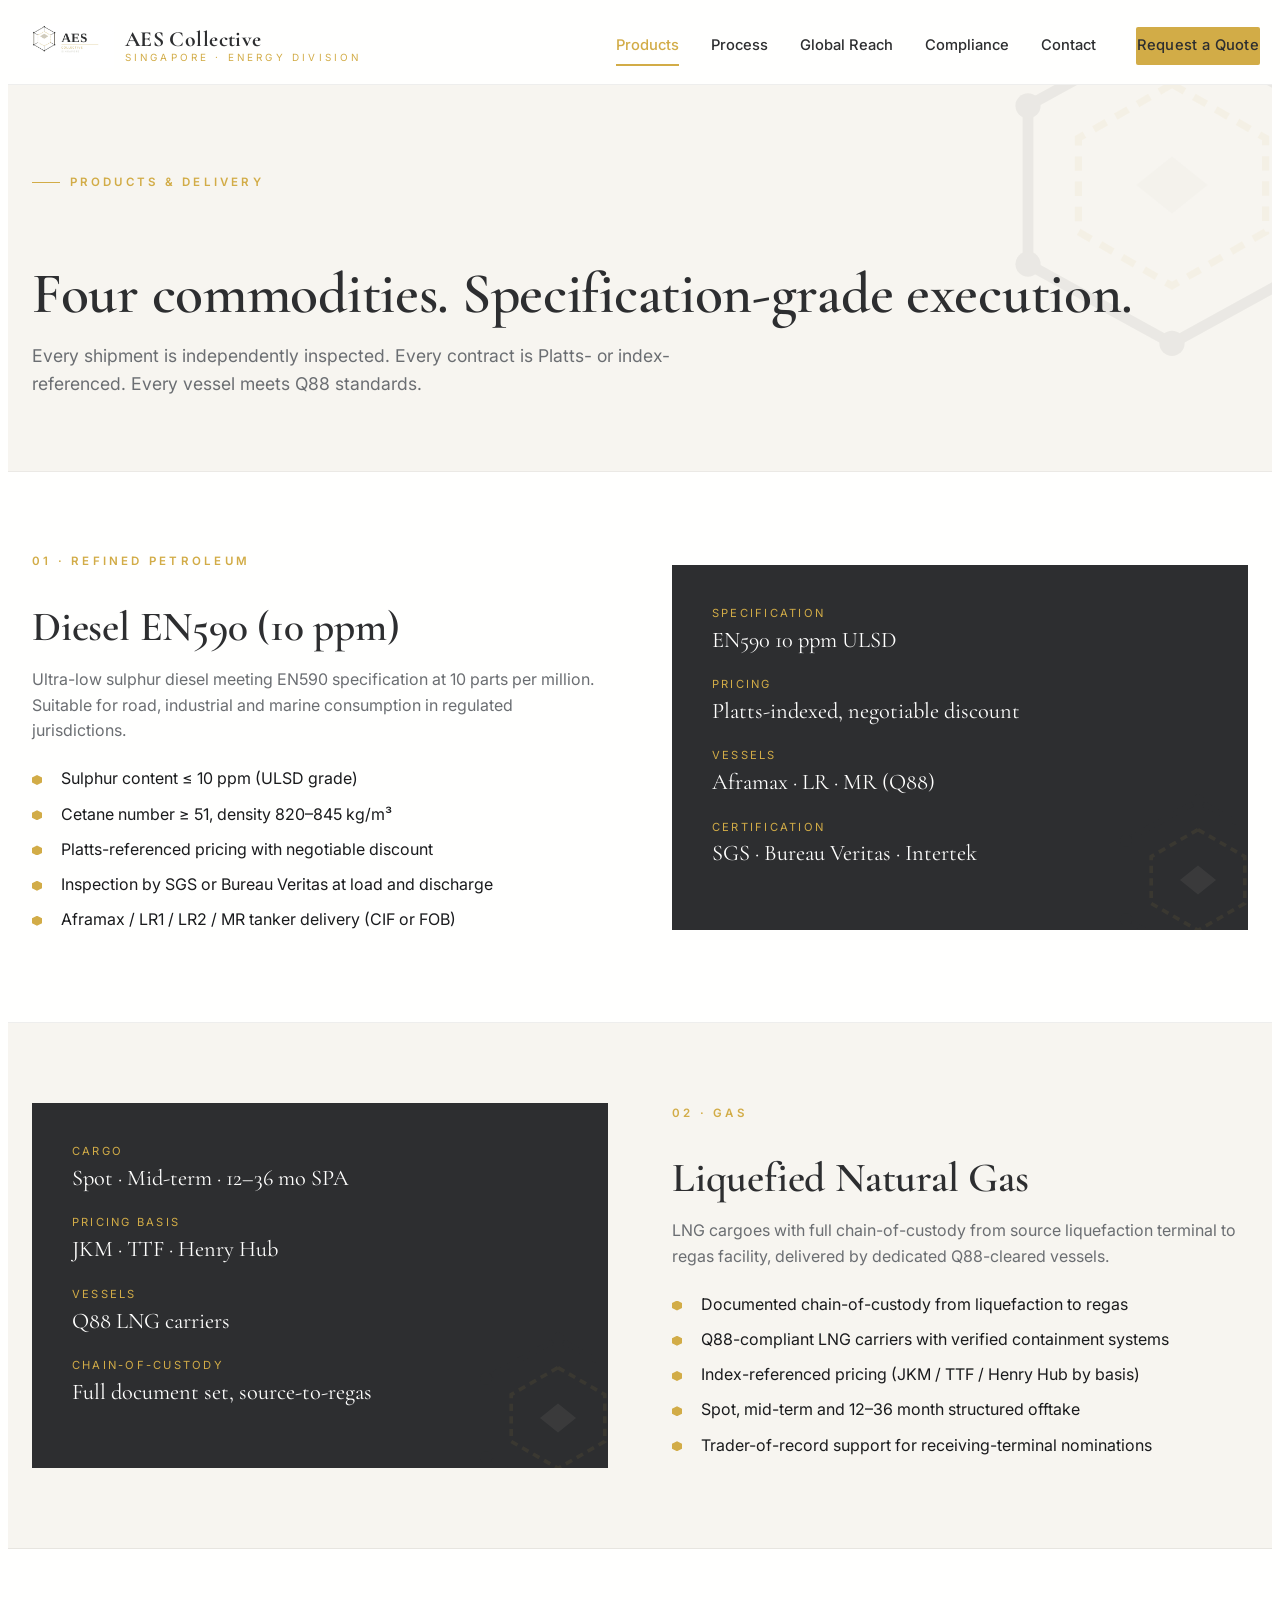
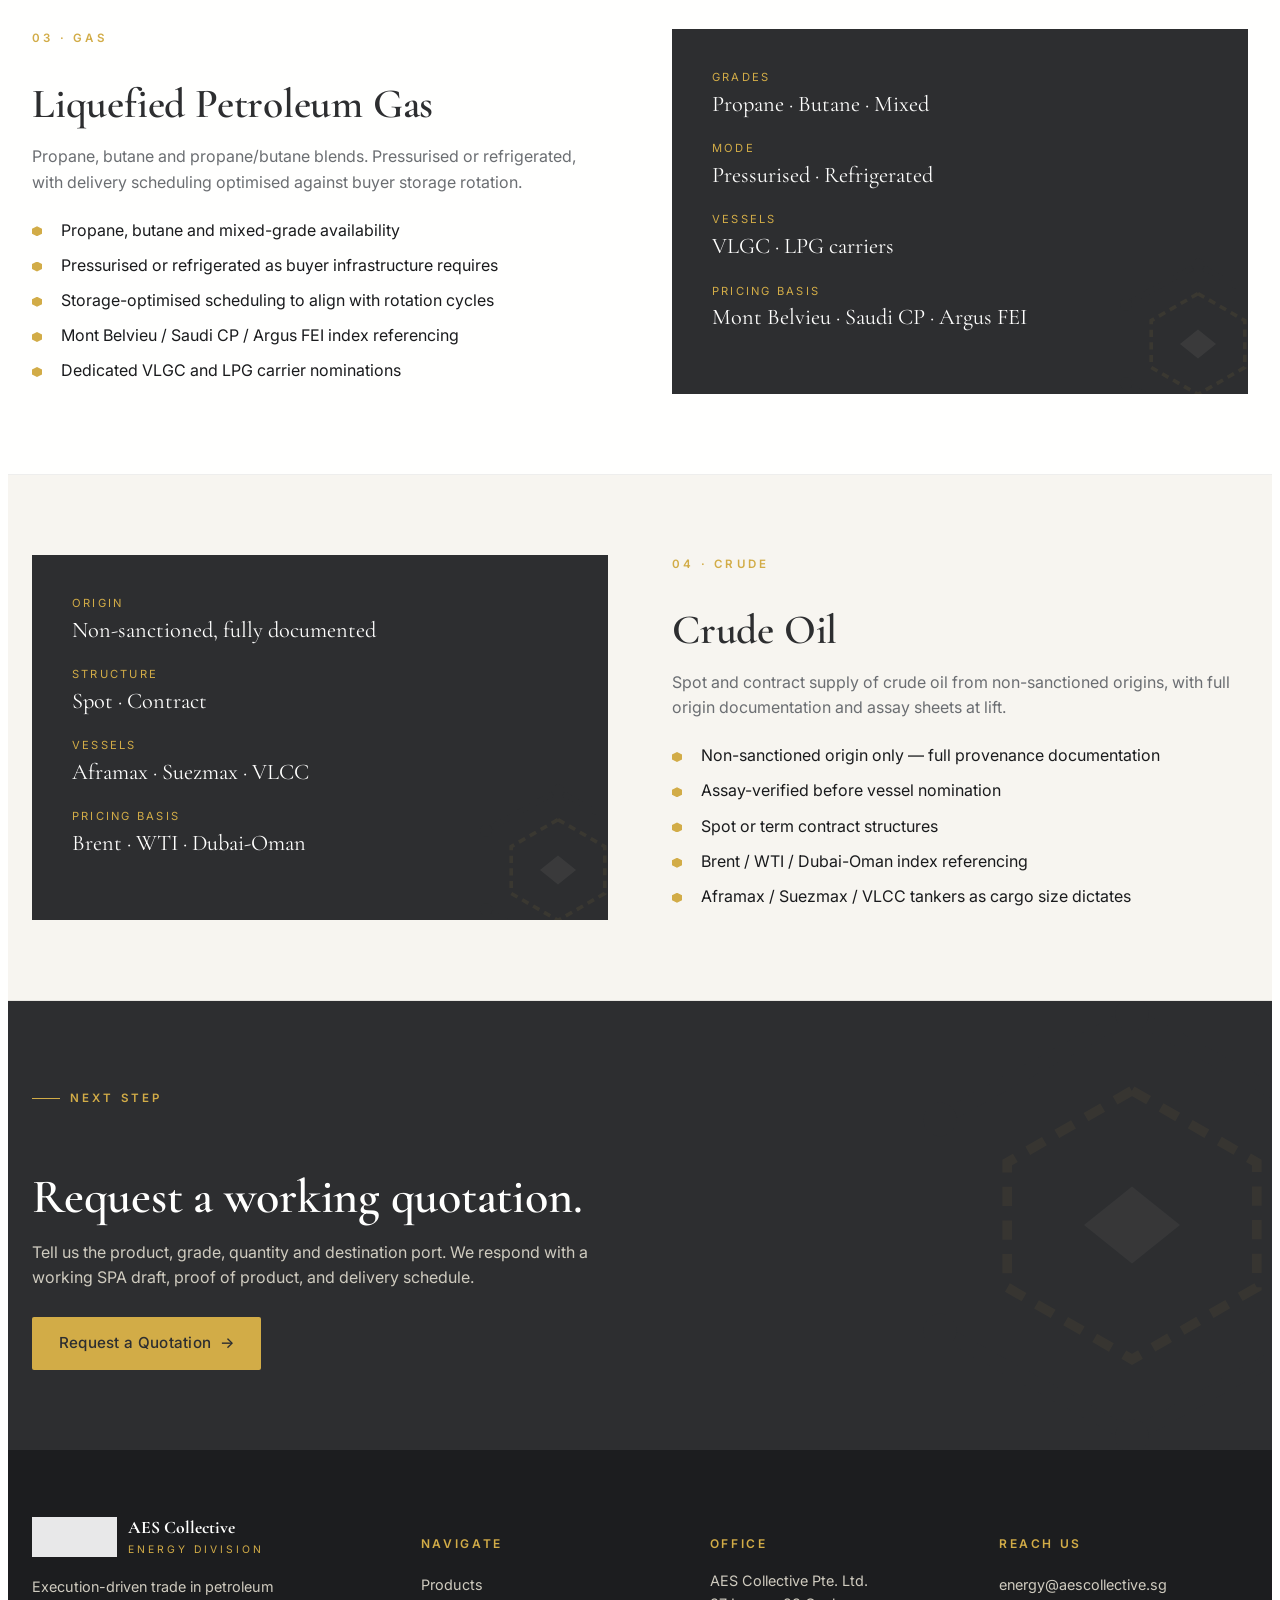
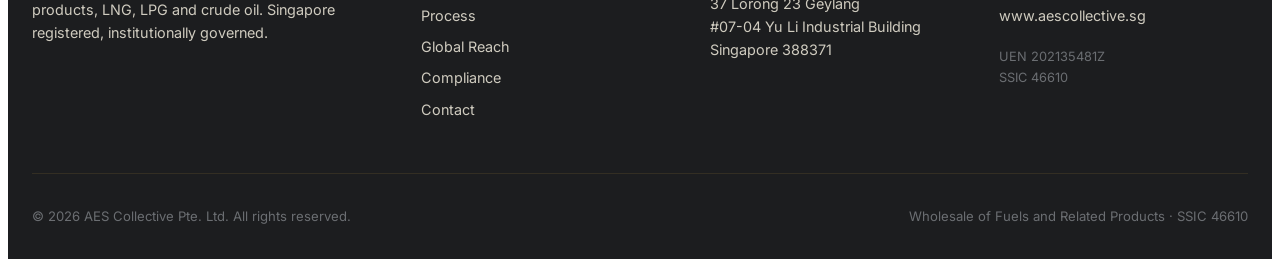
<file: products.html>
<!DOCTYPE html>
<html lang="en">
<head>
  <meta charset="UTF-8"/>
  <meta name="viewport" content="width=device-width, initial-scale=1.0"/>
  <title>Products — Diesel EN590, LNG, LPG, Crude Oil | AES Collective</title>
  <meta name="description" content="Product specifications and delivery standards for Diesel EN590 10ppm, Liquefied Natural Gas, Liquefied Petroleum Gas, and crude oil — traded by AES Collective."/>
  <link rel="icon" type="image/svg+xml" href="assets/img/favicon.svg"/>
  <link rel="stylesheet" href="assets/css/site.css"/>
</head>
<body>

<!-- @partial:header -->
<header class="site-header">
  <div class="wrap nav-row">
    <a href="index.html" class="brand" aria-label="AES Collective — Home">
      <img src="assets/img/logo.png" alt="" class="brand-mark"/>
      <span class="brand-text">
        <span class="b1">AES Collective</span>
        <span class="b2">Singapore · Energy Division</span>
      </span>
    </a>
    <button class="nav-toggle" aria-expanded="false" aria-controls="primary-nav" aria-label="Toggle navigation"><span></span></button>
    <nav class="nav-links" id="primary-nav" aria-label="Primary">
      <a href="products.html" class="active" data-nav="products">Products</a>
      <a href="process.html" data-nav="process">Process</a>
      <a href="reach.html" data-nav="reach">Global Reach</a>
      <a href="compliance.html" data-nav="compliance">Compliance</a>
      <a href="contact.html" data-nav="contact">Contact</a>
      <a href="mailto:energy@aescollective.sg?subject=Inquiry%20%E2%80%94%20AES%20Collective" class="btn btn-primary nav-cta">Request a Quote</a>
    </nav>
  </div>
</header>
<!-- @endpartial -->

<main>
  <section class="sub-hero">
    <div class="wrap">
      <span class="eyebrow">Products &amp; Delivery</span>
      <h1 class="font-serif">Four commodities. Specification-grade execution.</h1>
      <p>Every shipment is independently inspected. Every contract is Platts- or index-referenced. Every vessel meets Q88 standards.</p>
    </div>
  </section>

  <!-- Diesel -->
  <section id="diesel" class="product-row">
    <div class="wrap two-col">
      <div class="reveal">
        <span class="tag">01 · Refined Petroleum</span>
        <h2 class="font-serif">Diesel EN590 (10 ppm)</h2>
        <p class="muted" style="margin-bottom:1.4rem;">Ultra-low sulphur diesel meeting EN590 specification at 10 parts per million. Suitable for road, industrial and marine consumption in regulated jurisdictions.</p>
        <ul class="hex-list">
          <li>Sulphur content ≤ 10 ppm (ULSD grade)</li>
          <li>Cetane number ≥ 51, density 820–845 kg/m³</li>
          <li>Platts-referenced pricing with negotiable discount</li>
          <li>Inspection by SGS or Bureau Veritas at load and discharge</li>
          <li>Aframax / LR1 / LR2 / MR tanker delivery (CIF or FOB)</li>
        </ul>
      </div>
      <div class="spec-card reveal">
        <span class="label">Specification</span>
        <div class="val">EN590 10 ppm ULSD</div>
        <span class="label">Pricing</span>
        <div class="val">Platts-indexed, negotiable discount</div>
        <span class="label">Vessels</span>
        <div class="val">Aframax · LR · MR (Q88)</div>
        <span class="label">Certification</span>
        <div class="val">SGS · Bureau Veritas · Intertek</div>
      </div>
    </div>
  </section>

  <!-- LNG -->
  <section id="lng" class="product-row bg-alt">
    <div class="wrap two-col flip">
      <div class="reveal">
        <span class="tag">02 · Gas</span>
        <h2 class="font-serif">Liquefied Natural Gas</h2>
        <p class="muted" style="margin-bottom:1.4rem;">LNG cargoes with full chain-of-custody from source liquefaction terminal to regas facility, delivered by dedicated Q88-cleared vessels.</p>
        <ul class="hex-list">
          <li>Documented chain-of-custody from liquefaction to regas</li>
          <li>Q88-compliant LNG carriers with verified containment systems</li>
          <li>Index-referenced pricing (JKM / TTF / Henry Hub by basis)</li>
          <li>Spot, mid-term and 12–36 month structured offtake</li>
          <li>Trader-of-record support for receiving-terminal nominations</li>
        </ul>
      </div>
      <div class="spec-card reveal">
        <span class="label">Cargo</span>
        <div class="val">Spot · Mid-term · 12–36 mo SPA</div>
        <span class="label">Pricing Basis</span>
        <div class="val">JKM · TTF · Henry Hub</div>
        <span class="label">Vessels</span>
        <div class="val">Q88 LNG carriers</div>
        <span class="label">Chain-of-Custody</span>
        <div class="val">Full document set, source-to-regas</div>
      </div>
    </div>
  </section>

  <!-- LPG -->
  <section id="lpg" class="product-row">
    <div class="wrap two-col">
      <div class="reveal">
        <span class="tag">03 · Gas</span>
        <h2 class="font-serif">Liquefied Petroleum Gas</h2>
        <p class="muted" style="margin-bottom:1.4rem;">Propane, butane and propane/butane blends. Pressurised or refrigerated, with delivery scheduling optimised against buyer storage rotation.</p>
        <ul class="hex-list">
          <li>Propane, butane and mixed-grade availability</li>
          <li>Pressurised or refrigerated as buyer infrastructure requires</li>
          <li>Storage-optimised scheduling to align with rotation cycles</li>
          <li>Mont Belvieu / Saudi CP / Argus FEI index referencing</li>
          <li>Dedicated VLGC and LPG carrier nominations</li>
        </ul>
      </div>
      <div class="spec-card reveal">
        <span class="label">Grades</span>
        <div class="val">Propane · Butane · Mixed</div>
        <span class="label">Mode</span>
        <div class="val">Pressurised · Refrigerated</div>
        <span class="label">Vessels</span>
        <div class="val">VLGC · LPG carriers</div>
        <span class="label">Pricing Basis</span>
        <div class="val">Mont Belvieu · Saudi CP · Argus FEI</div>
      </div>
    </div>
  </section>

  <!-- Crude -->
  <section id="crude" class="product-row bg-alt">
    <div class="wrap two-col flip">
      <div class="reveal">
        <span class="tag">04 · Crude</span>
        <h2 class="font-serif">Crude Oil</h2>
        <p class="muted" style="margin-bottom:1.4rem;">Spot and contract supply of crude oil from non-sanctioned origins, with full origin documentation and assay sheets at lift.</p>
        <ul class="hex-list">
          <li>Non-sanctioned origin only — full provenance documentation</li>
          <li>Assay-verified before vessel nomination</li>
          <li>Spot or term contract structures</li>
          <li>Brent / WTI / Dubai-Oman index referencing</li>
          <li>Aframax / Suezmax / VLCC tankers as cargo size dictates</li>
        </ul>
      </div>
      <div class="spec-card reveal">
        <span class="label">Origin</span>
        <div class="val">Non-sanctioned, fully documented</div>
        <span class="label">Structure</span>
        <div class="val">Spot · Contract</div>
        <span class="label">Vessels</span>
        <div class="val">Aframax · Suezmax · VLCC</div>
        <span class="label">Pricing Basis</span>
        <div class="val">Brent · WTI · Dubai-Oman</div>
      </div>
    </div>
  </section>

  <section class="cta-band">
    <div class="wrap">
      <span class="eyebrow" style="color:var(--gold);">Next Step</span>
      <h2 class="font-serif">Request a working quotation.</h2>
      <p>Tell us the product, grade, quantity and destination port. We respond with a working SPA draft, proof of product, and delivery schedule.</p>
      <a href="mailto:energy@aescollective.sg?subject=Working%20Quotation%20Request" class="btn btn-primary">Request a Quotation <span class="arrow">→</span></a>
    </div>
  </section>
</main>

<!-- @partial:footer -->
<footer class="site-footer">
  <div class="wrap">
    <div class="foot-grid">
      <div>
        <div class="foot-brand">
          <img src="assets/img/logo.png" alt="AES Collective"/>
          <div>
            <div style="font-family:'Cormorant Garamond',serif;font-weight:700;font-size:1.1rem;color:#FFFFFE;">AES Collective</div>
            <div style="font-size:0.65rem;letter-spacing:0.28em;color:#D2AC47;text-transform:uppercase;">Energy Division</div>
          </div>
        </div>
        <p style="max-width:34ch;">Execution-driven trade in petroleum products, LNG, LPG and crude oil. Singapore registered, institutionally governed.</p>
      </div>
      <div>
        <h5>Navigate</h5>
        <a href="products.html">Products</a>
        <a href="process.html">Process</a>
        <a href="reach.html">Global Reach</a>
        <a href="compliance.html">Compliance</a>
        <a href="contact.html">Contact</a>
      </div>
      <div>
        <h5>Office</h5>
        <p style="margin:0;">AES Collective Pte. Ltd.<br/>37 Lorong 23 Geylang<br/>#07-04 Yu Li Industrial Building<br/>Singapore 388371</p>
      </div>
      <div>
        <h5>Reach Us</h5>
        <a href="mailto:energy@aescollective.sg">energy@aescollective.sg</a>
        <a href="https://www.aescollective.sg" target="_blank" rel="noopener">www.aescollective.sg</a>
        <p style="margin-top:1rem;font-size:0.8rem;color:#6B6E72;">UEN 202135481Z<br/>SSIC 46610</p>
      </div>
    </div>
    <div class="foot-bottom">
      <div>© <span data-year>2026</span> AES Collective Pte. Ltd. All rights reserved.</div>
      <div>Wholesale of Fuels and Related Products · SSIC 46610</div>
    </div>
  </div>
</footer>
<!-- @endpartial -->

<script src="assets/js/site.js"></script>
</body>
</html>
</file>
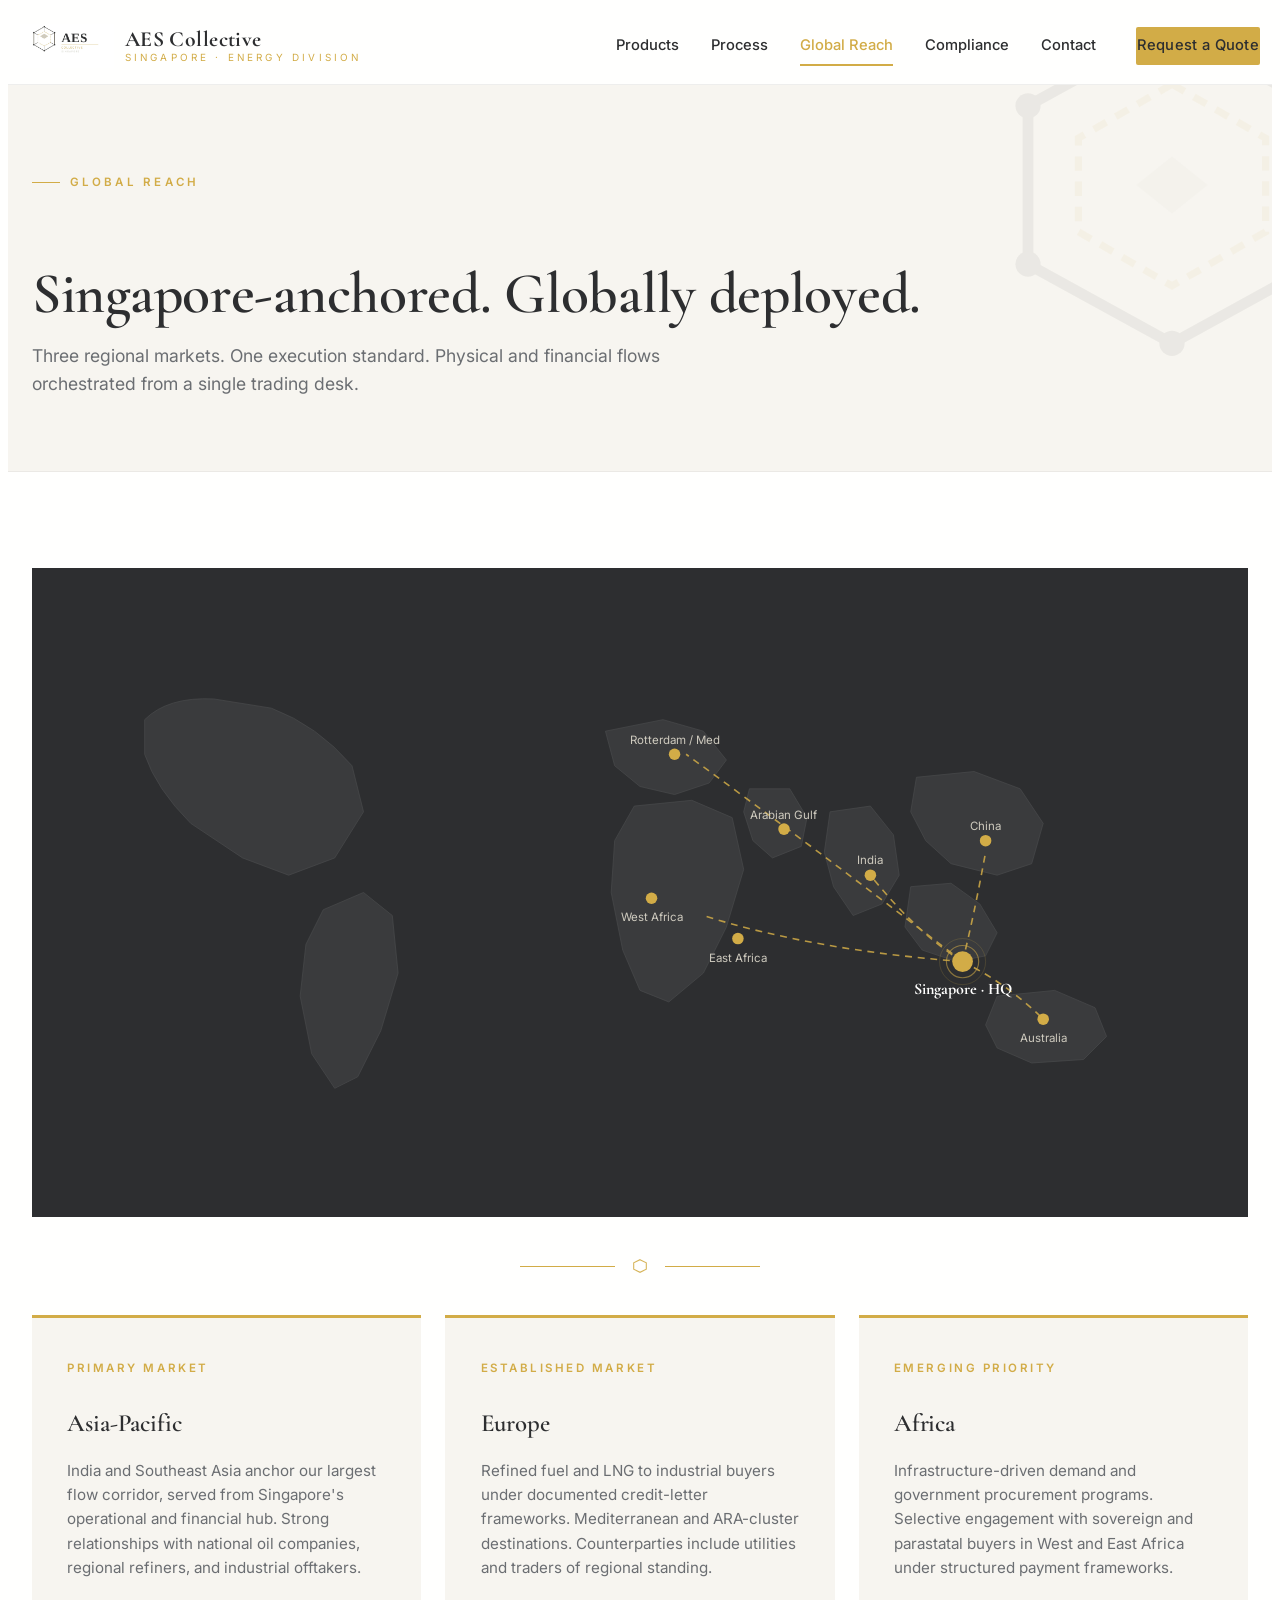
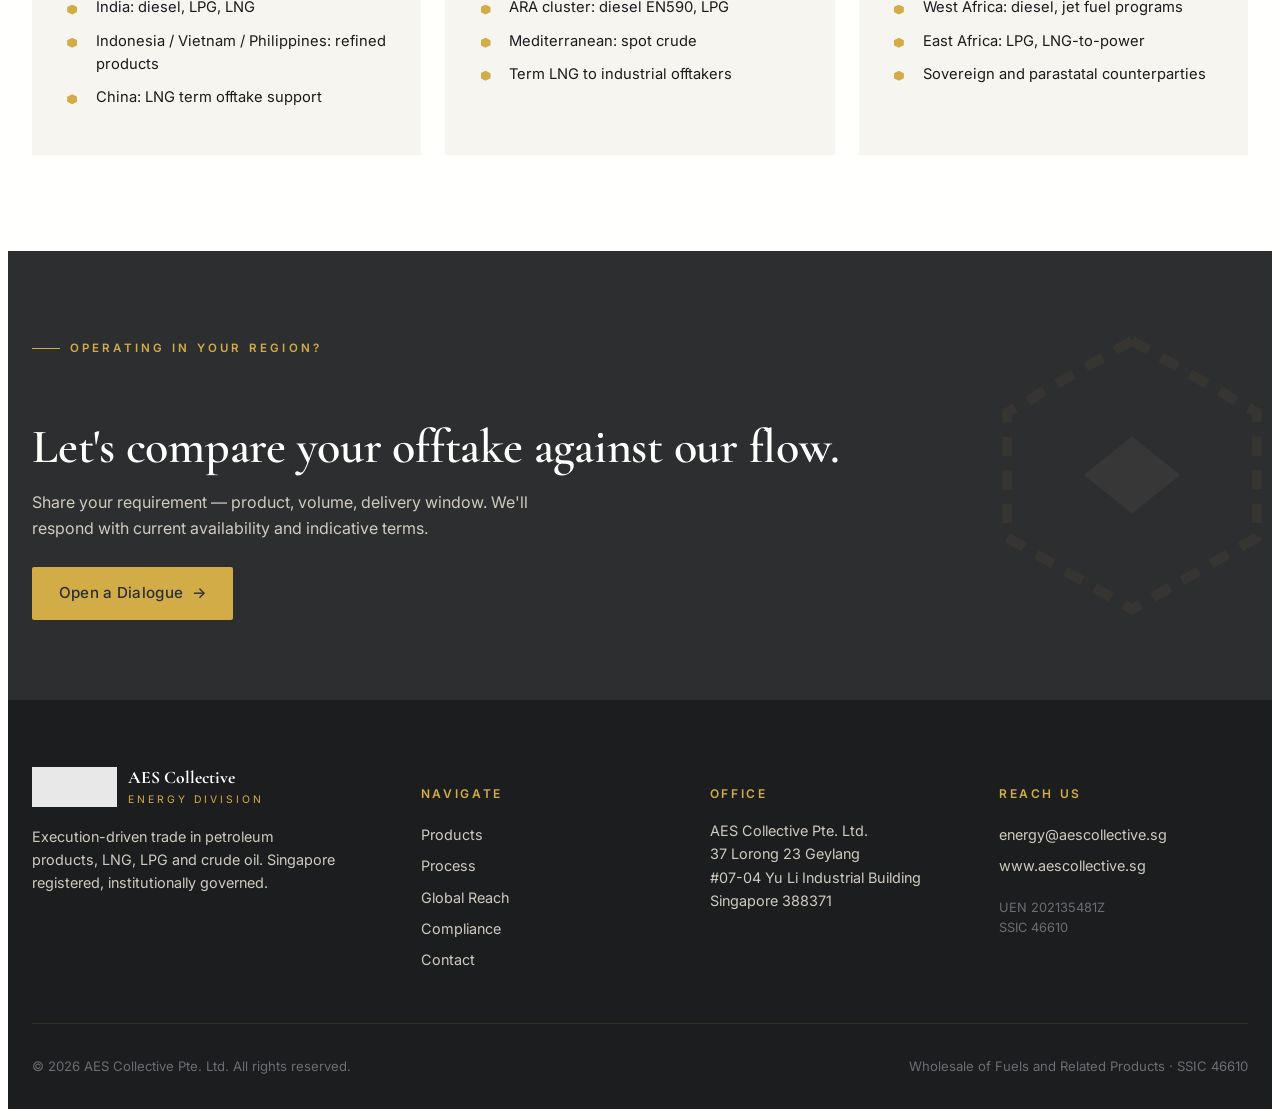
<file: reach.html>
<!DOCTYPE html>
<html lang="en">
<head>
  <meta charset="UTF-8"/>
  <meta name="viewport" content="width=device-width, initial-scale=1.0"/>
  <title>Global Reach — Asia-Pacific, Europe, Africa | AES Collective</title>
  <meta name="description" content="AES Collective operates from Singapore across three regional energy markets: Asia-Pacific, Europe, and Africa. Trade corridors, key buyers, infrastructure focus."/>
  <link rel="icon" type="image/svg+xml" href="assets/img/favicon.svg"/>
  <link rel="stylesheet" href="assets/css/site.css"/>
</head>
<body>

<!-- @partial:header -->
<header class="site-header">
  <div class="wrap nav-row">
    <a href="index.html" class="brand" aria-label="AES Collective — Home">
      <img src="assets/img/logo.png" alt="" class="brand-mark"/>
      <span class="brand-text">
        <span class="b1">AES Collective</span>
        <span class="b2">Singapore · Energy Division</span>
      </span>
    </a>
    <button class="nav-toggle" aria-expanded="false" aria-controls="primary-nav" aria-label="Toggle navigation"><span></span></button>
    <nav class="nav-links" id="primary-nav" aria-label="Primary">
      <a href="products.html" data-nav="products">Products</a>
      <a href="process.html" data-nav="process">Process</a>
      <a href="reach.html" class="active" data-nav="reach">Global Reach</a>
      <a href="compliance.html" data-nav="compliance">Compliance</a>
      <a href="contact.html" data-nav="contact">Contact</a>
      <a href="mailto:energy@aescollective.sg?subject=Inquiry%20%E2%80%94%20AES%20Collective" class="btn btn-primary nav-cta">Request a Quote</a>
    </nav>
  </div>
</header>
<!-- @endpartial -->

<main>
  <section class="sub-hero">
    <div class="wrap">
      <span class="eyebrow">Global Reach</span>
      <h1 class="font-serif">Singapore-anchored. Globally deployed.</h1>
      <p>Three regional markets. One execution standard. Physical and financial flows orchestrated from a single trading desk.</p>
    </div>
  </section>

  <section class="section">
    <div class="wrap">
      <div class="map-wrap reveal" role="img" aria-label="World map showing AES Collective trade corridors from Singapore">
        <svg viewBox="0 0 1000 480" xmlns="http://www.w3.org/2000/svg">
          <!-- Stylised continents: simplified silhouette paths in muted tones -->
          <g fill="#3a3b3d" stroke="#4a4b4d" stroke-width="0.6">
            <!-- North America -->
            <path d="M70,90 Q90,70 130,72 L180,80 Q220,95 250,130 L260,170 L235,210 L195,225 L155,210 L110,180 Q80,150 70,120 Z"/>
            <!-- South America -->
            <path d="M225,255 L260,240 L285,260 L290,310 L275,360 L255,400 L235,410 L215,380 L205,330 L210,285 Z"/>
            <!-- Europe -->
            <path d="M470,100 L520,90 L555,100 L575,125 L560,145 L530,155 L500,148 L478,130 Z"/>
            <!-- Africa -->
            <path d="M495,165 L545,160 L580,175 L590,220 L575,270 L555,310 L525,335 L500,325 L485,290 L475,240 L478,195 Z"/>
            <!-- Middle East -->
            <path d="M595,150 L630,150 L645,175 L640,200 L615,210 L598,195 L590,170 Z"/>
            <!-- South Asia -->
            <path d="M665,170 L700,165 L720,190 L725,225 L710,250 L685,260 L668,235 L660,205 Z"/>
            <!-- SE Asia -->
            <path d="M735,235 L770,232 L795,250 L810,275 L800,295 L775,300 L745,290 L730,270 Z"/>
            <!-- China / NE Asia -->
            <path d="M740,140 L790,135 L830,150 L850,180 L840,215 L810,225 L770,215 L748,195 L735,170 Z"/>
            <!-- Australia -->
            <path d="M810,330 L860,325 L895,340 L905,365 L885,385 L840,388 L810,375 L800,355 Z"/>
          </g>

          <!-- Trade corridors from Singapore (gold dashed) -->
          <g stroke="#D2AC47" stroke-width="1.4" fill="none" stroke-dasharray="6 5" opacity="0.85">
            <!-- SG to India -->
            <path d="M780,300 Q740,275 700,225"/>
            <!-- SG to Europe -->
            <path d="M780,300 Q650,200 540,120"/>
            <!-- SG to Africa -->
            <path d="M780,300 Q650,290 555,260"/>
            <!-- SG to China -->
            <path d="M780,300 Q790,260 800,205"/>
            <!-- SG to Australia -->
            <path d="M780,300 Q820,320 850,350"/>
          </g>

          <!-- Market nodes (gold) -->
          <g>
            <!-- Singapore HQ -->
            <circle cx="780" cy="300" r="9" fill="#D2AC47"/>
            <circle cx="780" cy="300" r="14" fill="none" stroke="#D2AC47" stroke-width="1" opacity="0.55"/>
            <circle cx="780" cy="300" r="20" fill="none" stroke="#D2AC47" stroke-width="0.5" opacity="0.3"/>
            <text x="780" y="328" text-anchor="middle" fill="#FFFFFE" font-family="Cormorant Garamond, serif" font-size="14" font-weight="700">Singapore · HQ</text>

            <!-- India -->
            <circle cx="700" cy="225" r="5" fill="#D2AC47"/>
            <text x="700" y="215" text-anchor="middle" fill="#CFCBBF" font-size="10" font-family="Inter, sans-serif">India</text>

            <!-- China -->
            <circle cx="800" cy="195" r="5" fill="#D2AC47"/>
            <text x="800" y="186" text-anchor="middle" fill="#CFCBBF" font-size="10" font-family="Inter, sans-serif">China</text>

            <!-- Europe -->
            <circle cx="530" cy="120" r="5" fill="#D2AC47"/>
            <text x="530" y="111" text-anchor="middle" fill="#CFCBBF" font-size="10" font-family="Inter, sans-serif">Rotterdam / Med</text>

            <!-- West Africa -->
            <circle cx="510" cy="245" r="5" fill="#D2AC47"/>
            <text x="510" y="265" text-anchor="middle" fill="#CFCBBF" font-size="10" font-family="Inter, sans-serif">West Africa</text>

            <!-- East Africa -->
            <circle cx="585" cy="280" r="5" fill="#D2AC47"/>
            <text x="585" y="300" text-anchor="middle" fill="#CFCBBF" font-size="10" font-family="Inter, sans-serif">East Africa</text>

            <!-- Australia -->
            <circle cx="850" cy="350" r="5" fill="#D2AC47"/>
            <text x="850" y="370" text-anchor="middle" fill="#CFCBBF" font-size="10" font-family="Inter, sans-serif">Australia</text>

            <!-- Gulf -->
            <circle cx="625" cy="185" r="5" fill="#D2AC47"/>
            <text x="625" y="176" text-anchor="middle" fill="#CFCBBF" font-size="10" font-family="Inter, sans-serif">Arabian Gulf</text>
          </g>
        </svg>
      </div>

      <div class="divider">
        <svg xmlns="http://www.w3.org/2000/svg" viewBox="0 0 100 100"><polygon points="50,15 85,32 85,68 50,85 15,68 15,32" stroke="#D2AC47" stroke-width="6" fill="none"/></svg>
      </div>

      <div class="region-grid">
        <div class="region-card reveal">
          <span class="kicker" style="font-size:0.72rem;letter-spacing:0.22em;text-transform:uppercase;">Primary Market</span>
          <h3 class="font-serif">Asia-Pacific</h3>
          <p>India and Southeast Asia anchor our largest flow corridor, served from Singapore's operational and financial hub. Strong relationships with national oil companies, regional refiners, and industrial offtakers.</p>
          <ul class="hex-list" style="margin-top:1rem;font-size:0.92rem;">
            <li>India: diesel, LPG, LNG</li>
            <li>Indonesia / Vietnam / Philippines: refined products</li>
            <li>China: LNG term offtake support</li>
          </ul>
        </div>
        <div class="region-card reveal">
          <span class="kicker" style="font-size:0.72rem;letter-spacing:0.22em;text-transform:uppercase;">Established Market</span>
          <h3 class="font-serif">Europe</h3>
          <p>Refined fuel and LNG to industrial buyers under documented credit-letter frameworks. Mediterranean and ARA-cluster destinations. Counterparties include utilities and traders of regional standing.</p>
          <ul class="hex-list" style="margin-top:1rem;font-size:0.92rem;">
            <li>ARA cluster: diesel EN590, LPG</li>
            <li>Mediterranean: spot crude</li>
            <li>Term LNG to industrial offtakers</li>
          </ul>
        </div>
        <div class="region-card reveal">
          <span class="kicker" style="font-size:0.72rem;letter-spacing:0.22em;text-transform:uppercase;">Emerging Priority</span>
          <h3 class="font-serif">Africa</h3>
          <p>Infrastructure-driven demand and government procurement programs. Selective engagement with sovereign and parastatal buyers in West and East Africa under structured payment frameworks.</p>
          <ul class="hex-list" style="margin-top:1rem;font-size:0.92rem;">
            <li>West Africa: diesel, jet fuel programs</li>
            <li>East Africa: LPG, LNG-to-power</li>
            <li>Sovereign and parastatal counterparties</li>
          </ul>
        </div>
      </div>
    </div>
  </section>

  <section class="cta-band">
    <div class="wrap">
      <span class="eyebrow" style="color:var(--gold);">Operating in your region?</span>
      <h2 class="font-serif">Let's compare your offtake against our flow.</h2>
      <p>Share your requirement — product, volume, delivery window. We'll respond with current availability and indicative terms.</p>
      <a href="mailto:energy@aescollective.sg?subject=Regional%20Inquiry" class="btn btn-primary">Open a Dialogue <span class="arrow">→</span></a>
    </div>
  </section>
</main>

<!-- @partial:footer -->
<footer class="site-footer">
  <div class="wrap">
    <div class="foot-grid">
      <div>
        <div class="foot-brand">
          <img src="assets/img/logo.png" alt="AES Collective"/>
          <div>
            <div style="font-family:'Cormorant Garamond',serif;font-weight:700;font-size:1.1rem;color:#FFFFFE;">AES Collective</div>
            <div style="font-size:0.65rem;letter-spacing:0.28em;color:#D2AC47;text-transform:uppercase;">Energy Division</div>
          </div>
        </div>
        <p style="max-width:34ch;">Execution-driven trade in petroleum products, LNG, LPG and crude oil. Singapore registered, institutionally governed.</p>
      </div>
      <div>
        <h5>Navigate</h5>
        <a href="products.html">Products</a>
        <a href="process.html">Process</a>
        <a href="reach.html">Global Reach</a>
        <a href="compliance.html">Compliance</a>
        <a href="contact.html">Contact</a>
      </div>
      <div>
        <h5>Office</h5>
        <p style="margin:0;">AES Collective Pte. Ltd.<br/>37 Lorong 23 Geylang<br/>#07-04 Yu Li Industrial Building<br/>Singapore 388371</p>
      </div>
      <div>
        <h5>Reach Us</h5>
        <a href="mailto:energy@aescollective.sg">energy@aescollective.sg</a>
        <a href="https://www.aescollective.sg" target="_blank" rel="noopener">www.aescollective.sg</a>
        <p style="margin-top:1rem;font-size:0.8rem;color:#6B6E72;">UEN 202135481Z<br/>SSIC 46610</p>
      </div>
    </div>
    <div class="foot-bottom">
      <div>© <span data-year>2026</span> AES Collective Pte. Ltd. All rights reserved.</div>
      <div>Wholesale of Fuels and Related Products · SSIC 46610</div>
    </div>
  </div>
</footer>
<!-- @endpartial -->

<script src="assets/js/site.js"></script>
</body>
</html>
</file>
<file: assets/css/site.css>
@import url('https://fonts.googleapis.com/css2?family=Cormorant+Garamond:wght@500;600;700&family=Inter:wght@300;400;500;600;700&display=swap');

:root {
  --navy: #2D2E30;
  --gold: #D2AC47;
  --gold-soft: #E6C677;
  --taupe: #CFCBBF;
  --bg: #FFFFFE;
  --bg-alt: #F7F5F0;
  --ink: #1A1B1D;
  --muted: #6B6E72;
}

* { -webkit-font-smoothing: antialiased; -moz-osx-font-smoothing: grayscale; }

html { scroll-behavior: smooth; }

body {
  font-family: 'Inter', system-ui, -apple-system, sans-serif;
  color: var(--ink);
  background: var(--bg);
  line-height: 1.6;
  font-weight: 400;
}

.font-serif { font-family: 'Cormorant Garamond', Georgia, serif; font-weight: 600; letter-spacing: -0.005em; }

h1, h2, h3, h4 { font-family: 'Cormorant Garamond', Georgia, serif; color: var(--navy); letter-spacing: -0.01em; }
h1 { font-weight: 700; line-height: 1.05; }
h2 { font-weight: 600; line-height: 1.1; }

a { color: inherit; text-decoration: none; }

/* ---------- Layout helpers ---------- */
.wrap { max-width: 1240px; margin: 0 auto; padding: 0 1.5rem; }
.section { padding: 6rem 0; }
@media (max-width: 768px) { .section { padding: 4rem 0; } }

/* ---------- Brand divider ---------- */
.divider {
  display: flex; align-items: center; gap: 1rem;
  max-width: 240px; margin: 2.5rem auto;
}
.divider::before, .divider::after {
  content: ""; flex: 1; height: 1px; background: var(--gold);
}
.divider svg { width: 18px; height: 18px; opacity: 0.9; }

/* ---------- Buttons ---------- */
.btn {
  display: inline-flex; align-items: center; gap: 0.55rem;
  padding: 0.85rem 1.6rem;
  font-weight: 500; font-size: 0.95rem; letter-spacing: 0.02em;
  border-radius: 2px; transition: all 180ms ease;
  border: 1px solid transparent; cursor: pointer;
}
.btn-primary { background: var(--gold); color: var(--navy); }
.btn-primary:hover { background: var(--navy); color: var(--gold); }
.btn-outline { border-color: var(--navy); color: var(--navy); background: transparent; }
.btn-outline:hover { background: var(--navy); color: var(--bg); }
.btn-light { background: var(--bg); color: var(--navy); }
.btn-light:hover { background: var(--gold); }
.btn-ghost { color: var(--gold); }
.btn-ghost:hover { color: var(--bg); }
.btn .arrow { transition: transform 180ms ease; }
.btn:hover .arrow { transform: translateX(3px); }

/* ---------- Header / nav ---------- */
.site-header {
  position: sticky; top: 0; z-index: 50;
  background: rgba(255,255,254,0.92);
  backdrop-filter: saturate(180%) blur(10px);
  -webkit-backdrop-filter: saturate(180%) blur(10px);
  border-bottom: 1px solid rgba(45,46,48,0.08);
}
.nav-row { display: flex; align-items: center; justify-content: space-between; padding: 1rem 0; }
.brand { display: flex; align-items: center; gap: 0.7rem; }
.brand-mark { height: 44px; width: auto; display: block; }
.brand-text { display: flex; flex-direction: column; line-height: 1; }
.brand-text .b1 { font-family: 'Cormorant Garamond', serif; font-weight: 700; font-size: 1.35rem; color: var(--navy); letter-spacing: 0.02em; }
.brand-text .b2 { font-size: 0.62rem; color: var(--gold); letter-spacing: 0.32em; margin-top: 3px; text-transform: uppercase; }
.nav-links { display: flex; gap: 2rem; align-items: center; }
.nav-links a {
  font-size: 0.92rem; font-weight: 500; color: var(--navy);
  padding: 0.4rem 0; position: relative; transition: color 180ms;
}
.nav-links a::after {
  content: ""; position: absolute; left: 0; right: 0; bottom: -2px;
  height: 2px; background: var(--gold); transform: scaleX(0); transform-origin: left;
  transition: transform 220ms ease;
}
.nav-links a:hover::after, .nav-links a.active::after { transform: scaleX(1); }
.nav-links a.active { color: var(--gold); }
.nav-cta { margin-left: 0.5rem; }

.nav-toggle {
  display: none; width: 44px; height: 44px;
  border: 1px solid var(--navy); background: transparent; border-radius: 2px;
  cursor: pointer; align-items: center; justify-content: center;
}
.nav-toggle span { display: block; width: 18px; height: 1.5px; background: var(--navy); position: relative; }
.nav-toggle span::before, .nav-toggle span::after {
  content: ""; position: absolute; left: 0; width: 18px; height: 1.5px; background: var(--navy);
}
.nav-toggle span::before { top: -6px; } .nav-toggle span::after { top: 6px; }

@media (max-width: 900px) {
  .nav-toggle { display: inline-flex; }
  .nav-links {
    position: fixed; inset: 0 0 0 30%;
    flex-direction: column; align-items: flex-start; justify-content: center;
    gap: 1.5rem; padding: 2rem;
    background: var(--navy); transform: translateX(100%);
    transition: transform 280ms ease;
  }
  .nav-links.is-open { transform: translateX(0); }
  .nav-links a { color: var(--bg); font-size: 1.15rem; }
  .nav-links a.active { color: var(--gold); }
  .nav-cta { margin: 0; }
}

/* ---------- Hero ---------- */
.hero { position: relative; padding: 7rem 0 5rem; overflow: hidden; }
.hero-watermark {
  position: absolute; right: -5%; top: -10%;
  width: 600px; height: 600px; opacity: 0.05; pointer-events: none;
}
.hero h1 { font-size: clamp(2.5rem, 6vw, 4.4rem); margin-bottom: 1.25rem; max-width: 16ch; }
.hero .lead { font-size: clamp(1.05rem, 1.5vw, 1.2rem); color: var(--muted); max-width: 58ch; margin-bottom: 2rem; }
.eyebrow {
  display: inline-flex; align-items: center; gap: 0.6rem;
  font-size: 0.72rem; letter-spacing: 0.28em; text-transform: uppercase;
  color: var(--gold); font-weight: 600; margin-bottom: 1.5rem;
}
.eyebrow::before { content: ""; width: 28px; height: 1px; background: var(--gold); }
.hero-ctas { display: flex; gap: 1rem; flex-wrap: wrap; }


/* ── Hero Video ── */
.hero-video-section {
  position: relative;
  width: 100%;
  height: 100vh;
  min-height: 600px;
  overflow: hidden;
  background: #0a0c10;
}
.hero-bg-video {
  position: absolute;
  top: 0; left: 0;
  width: 100%; height: 100%;
  object-fit: cover;
  z-index: 1;
}
.hero-overlay {
  position: absolute;
  top: 0; left: 0;
  width: 100%; height: 100%;
  background: linear-gradient(135deg, rgba(10,12,16,0.82) 0%, rgba(10,12,16,0.45) 50%, rgba(10,12,16,0.70) 100%);
  z-index: 2;
}
.hero-video-content {
  position: relative;
  z-index: 3;
  display: flex;
  align-items: center;
  width: 100%;
  height: 100%;
}
.hero-video-content .wrap {
  max-width: 760px;
}
.hero-video-content .eyebrow {
  color: #D2AC47;
  font-size: 0.78rem;
  letter-spacing: 0.22em;
  text-transform: uppercase;
  font-weight: 600;
  display: block;
  margin-bottom: 0.85rem;
}
.hero-video-content h1 {
  font-size: clamp(2.4rem, 5.5vw, 4rem);
  line-height: 1.1;
  margin-bottom: 1.25rem;
  max-width: 18ch;
}
.hero-video-content .lead {
  font-size: clamp(1rem, 1.4vw, 1.15rem);
  color: rgba(207,203,191,0.85);
  max-width: 58ch;
  margin-bottom: 1.75rem;
}
.hero-video-content .hero-watermark {
  position: absolute;
  top: 2rem; right: 3rem;
  width: 56px;
  opacity: 0.45;
  pointer-events: none;
}

/* ---------- Stat strip ---------- */
.stat-strip { background: var(--navy); color: var(--bg); }
.stat-grid {
  display: grid; grid-template-columns: repeat(4, 1fr); gap: 0;
}
.stat-cell {
  padding: 2rem 1.5rem; border-right: 1px solid rgba(210,172,71,0.18);
}
.stat-cell:last-child { border-right: none; }
.stat-cell .v { font-family: 'Cormorant Garamond', serif; font-size: 1.7rem; color: var(--gold); font-weight: 600; }
.stat-cell .l { font-size: 0.78rem; letter-spacing: 0.18em; text-transform: uppercase; color: var(--taupe); margin-top: 0.35rem; }
@media (max-width: 760px) {
  .stat-grid { grid-template-columns: repeat(2, 1fr); }
  .stat-cell:nth-child(2) { border-right: none; }
  .stat-cell:nth-child(1), .stat-cell:nth-child(2) { border-bottom: 1px solid rgba(210,172,71,0.18); }
}

/* ---------- Section headers ---------- */
.section-head { text-align: center; max-width: 760px; margin: 0 auto 3.5rem; }
.section-head h2 { font-size: clamp(2rem, 3.5vw, 2.8rem); margin-bottom: 0.8rem; }
.section-head p { color: var(--muted); font-size: 1.05rem; }

/* ---------- Product cards ---------- */
.card-grid {
  display: grid; grid-template-columns: repeat(4, 1fr); gap: 1.5rem;
}
@media (max-width: 1000px) { .card-grid { grid-template-columns: repeat(2, 1fr); } }
@media (max-width: 560px)  { .card-grid { grid-template-columns: 1fr; } }
.card {
  background: var(--bg); border: 1px solid rgba(45,46,48,0.10);
  padding: 2rem 1.6rem; transition: all 220ms ease;
  position: relative; overflow: hidden;
}
.card::before {
  content: ""; position: absolute; left: 0; top: 0; height: 3px; width: 0;
  background: var(--gold); transition: width 280ms ease;
}
.card:hover { border-color: var(--gold); transform: translateY(-3px); box-shadow: 0 18px 40px -22px rgba(45,46,48,0.30); }
.card:hover::before { width: 100%; }
.card .icon { width: 36px; height: 36px; margin-bottom: 1rem; }
.card h3 { font-size: 1.45rem; margin-bottom: 0.5rem; }
.card p { color: var(--muted); font-size: 0.95rem; }
.card .meta { margin-top: 1.2rem; font-size: 0.78rem; letter-spacing: 0.18em; text-transform: uppercase; color: var(--gold); font-weight: 600; }

/* ---------- Process strip ---------- */
.process-strip {
  display: grid; grid-template-columns: repeat(6, 1fr); gap: 0;
  position: relative;
}
.process-strip::before {
  content: ""; position: absolute; left: 8%; right: 8%; top: 26px; height: 1px;
  background: linear-gradient(90deg, transparent, var(--gold), transparent);
}
.step-mini { text-align: center; padding: 0 0.5rem; position: relative; }
.step-mini .num {
  width: 52px; height: 52px; margin: 0 auto 1rem;
  display: grid; place-items: center;
  background: var(--bg); border: 2px solid var(--gold); color: var(--navy);
  font-family: 'Cormorant Garamond', serif; font-weight: 700; font-size: 1.2rem;
  position: relative; z-index: 1;
  clip-path: polygon(50% 0%, 100% 25%, 100% 75%, 50% 100%, 0% 75%, 0% 25%);
}
.step-mini h4 { font-size: 1rem; color: var(--navy); margin-bottom: 0.3rem; }
.step-mini p { font-size: 0.82rem; color: var(--muted); }
@media (max-width: 900px) {
  .process-strip { grid-template-columns: repeat(2, 1fr); gap: 2rem; }
  .process-strip::before { display: none; }
}

/* ---------- Vertical timeline (process page) ---------- */
.timeline { position: relative; max-width: 820px; margin: 0 auto; }
.timeline::before {
  content: ""; position: absolute; left: 26px; top: 0; bottom: 0; width: 1px;
  background: linear-gradient(180deg, transparent, var(--gold) 8%, var(--gold) 92%, transparent);
}
.tl-step { position: relative; padding-left: 80px; padding-bottom: 3rem; }
.tl-step:last-child { padding-bottom: 0; }
.tl-step .node {
  position: absolute; left: 0; top: 0;
  width: 54px; height: 54px; display: grid; place-items: center;
  background: var(--bg); border: 2px solid var(--gold); color: var(--navy);
  font-family: 'Cormorant Garamond', serif; font-weight: 700; font-size: 1.2rem;
  clip-path: polygon(50% 0%, 100% 25%, 100% 75%, 50% 100%, 0% 75%, 0% 25%);
}
.tl-step h3 { font-size: 1.6rem; margin-bottom: 0.4rem; }
.tl-step .who { font-size: 0.72rem; letter-spacing: 0.22em; text-transform: uppercase; color: var(--gold); font-weight: 600; margin-bottom: 0.6rem; }
.tl-step p { color: var(--muted); }
.tl-step .dur {
  display: inline-block; margin-top: 0.8rem;
  font-size: 0.78rem; color: var(--navy);
  background: var(--bg-alt); padding: 0.25rem 0.7rem; border-radius: 2px;
}

/* ---------- Hex bullets ---------- */
.hex-list { list-style: none; padding: 0; margin: 0; }
.hex-list li { position: relative; padding-left: 1.8rem; margin-bottom: 0.6rem; color: var(--ink); }
.hex-list li::before {
  content: ""; position: absolute; left: 0; top: 0.55em;
  width: 10px; height: 10px; background: var(--gold);
  clip-path: polygon(50% 0%, 100% 25%, 100% 75%, 50% 100%, 0% 75%, 0% 25%);
}

/* ---------- Two-col ---------- */
.two-col { display: grid; grid-template-columns: 1fr 1fr; gap: 4rem; align-items: center; }
.two-col.flip > :first-child { order: 2; }
@media (max-width: 900px) {
  .two-col { grid-template-columns: 1fr; gap: 2.5rem; }
  .two-col.flip > :first-child { order: 0; }
}

/* ---------- Product feature row ---------- */
.product-row { padding: 5rem 0; border-bottom: 1px solid rgba(45,46,48,0.08); }
.product-row:last-of-type { border-bottom: none; }
.product-row h2 { font-size: 2.6rem; margin-bottom: 0.6rem; }
.product-row .tag { font-size: 0.72rem; letter-spacing: 0.28em; text-transform: uppercase; color: var(--gold); font-weight: 600; margin-bottom: 1rem; display: block; }
.product-row .spec-card {
  background: var(--navy); color: var(--bg); padding: 2.5rem;
  position: relative; overflow: hidden;
}
.product-row .spec-card::after {
  content: ""; position: absolute; right: -40px; bottom: -40px; width: 180px; height: 180px;
  background: url('../svg/hexmark.svg') center/contain no-repeat; opacity: 0.08;
}
.spec-card .label { font-size: 0.7rem; letter-spacing: 0.2em; text-transform: uppercase; color: var(--gold); margin-bottom: 0.25rem; display: block; }
.spec-card .val { font-family: 'Cormorant Garamond', serif; font-size: 1.4rem; margin-bottom: 1.4rem; line-height: 1.2; }

/* ---------- Region cards ---------- */
.region-grid { display: grid; grid-template-columns: repeat(3, 1fr); gap: 1.5rem; }
@media (max-width: 900px) { .region-grid { grid-template-columns: 1fr; } }
.region-card {
  padding: 2.2rem; background: var(--bg-alt); border-top: 3px solid var(--gold);
}
.region-card h3 { font-size: 1.55rem; margin-bottom: 0.5rem; }
.region-card p { color: var(--muted); font-size: 0.95rem; }

/* ---------- World map ---------- */
.map-wrap {
  background: var(--navy); padding: 3rem 2rem; position: relative; overflow: hidden;
}
.map-wrap svg { width: 100%; height: auto; display: block; }

/* ---------- CTA band ---------- */
.cta-band {
  background: var(--navy); color: var(--bg);
  padding: 5rem 0; position: relative; overflow: hidden;
}
.cta-band::before {
  content: ""; position: absolute; right: -100px; top: 50%; transform: translateY(-50%);
  width: 480px; height: 480px;
  background: url('../svg/hexmark.svg') center/contain no-repeat; opacity: 0.06;
}
.cta-band .wrap { position: relative; z-index: 1; }
.cta-band h2 { color: var(--bg); font-size: clamp(2rem, 4vw, 3rem); margin-bottom: 0.8rem; }
.cta-band p { color: var(--taupe); margin-bottom: 1.6rem; max-width: 56ch; }

/* ---------- Footer ---------- */
.site-footer { background: #1c1d1f; color: var(--taupe); padding: 4rem 0 2rem; font-size: 0.9rem; }
.foot-grid { display: grid; grid-template-columns: 1.4fr 1fr 1fr 1fr; gap: 2.5rem; margin-bottom: 3rem; }
@media (max-width: 900px) { .foot-grid { grid-template-columns: 1fr 1fr; } }
@media (max-width: 560px) { .foot-grid { grid-template-columns: 1fr; } }
.foot-grid h5 { color: var(--gold); font-family: 'Inter', sans-serif; font-weight: 600; font-size: 0.75rem; letter-spacing: 0.22em; text-transform: uppercase; margin-bottom: 1rem; }
.foot-grid a { color: var(--taupe); display: block; padding: 0.25rem 0; transition: color 180ms; }
.foot-grid a:hover { color: var(--gold); }
.foot-bottom { padding-top: 2rem; border-top: 1px solid rgba(210,172,71,0.12); display: flex; justify-content: space-between; flex-wrap: wrap; gap: 0.8rem; color: var(--muted); font-size: 0.82rem; }
.foot-brand { display: flex; align-items: center; gap: 0.7rem; margin-bottom: 1rem; }
.foot-brand img { height: 40px; filter: brightness(0) invert(1); opacity: 0.9; }

/* ---------- Sub hero (interior pages) ---------- */
.sub-hero { padding: 5rem 0 3.5rem; background: var(--bg-alt); border-bottom: 1px solid rgba(45,46,48,0.06); position: relative; overflow: hidden; }
.sub-hero::after {
  content: ""; position: absolute; right: -80px; top: -80px; width: 360px; height: 360px;
  background: url('../svg/hexmark.svg') center/contain no-repeat; opacity: 0.06;
}
.sub-hero h1 { font-size: clamp(2.4rem, 5vw, 3.6rem); margin-bottom: 0.6rem; }
.sub-hero p { color: var(--muted); font-size: 1.1rem; max-width: 60ch; }

/* ---------- Scroll reveal ---------- */
.reveal { opacity: 0; transform: translateY(14px); transition: opacity 700ms ease, transform 700ms ease; }
.reveal.is-visible { opacity: 1; transform: translateY(0); }

/* ---------- Misc ---------- */
.kicker { color: var(--gold); font-weight: 600; }
.bg-alt { background: var(--bg-alt); }
.muted { color: var(--muted); }
:focus-visible { outline: 2px solid var(--gold); outline-offset: 3px; border-radius: 2px; }

/* ---------- Three column why ---------- */
.why-grid { display: grid; grid-template-columns: repeat(3, 1fr); gap: 2.5rem; }
@media (max-width: 900px) { .why-grid { grid-template-columns: 1fr; } }
.why-cell .num-tag {
  font-family: 'Cormorant Garamond', serif; font-weight: 700;
  color: var(--gold); font-size: 1.5rem; display: block; margin-bottom: 0.5rem;
}
.why-cell h3 { font-size: 1.4rem; margin-bottom: 0.4rem; }
.why-cell p { color: var(--muted); }

/* ---------- Compliance lists ---------- */
.comp-block { background: var(--bg-alt); padding: 2.5rem; height: 100%; }
.comp-block h3 { font-size: 1.7rem; margin-bottom: 1rem; }

/* ---------- Contact ---------- */
.contact-block { background: var(--bg-alt); padding: 2.5rem; }
.contact-block .row { display: flex; gap: 1rem; padding: 0.85rem 0; border-bottom: 1px solid rgba(45,46,48,0.08); }
.contact-block .row:last-of-type { border-bottom: none; }
.contact-block .row .label { width: 130px; flex-shrink: 0; font-size: 0.72rem; letter-spacing: 0.22em; text-transform: uppercase; color: var(--gold); font-weight: 600; padding-top: 3px; }
.contact-block .row .val { color: var(--ink); flex: 1; }
.map-iframe { width: 100%; height: 100%; min-height: 460px; border: 0; }
</file>
